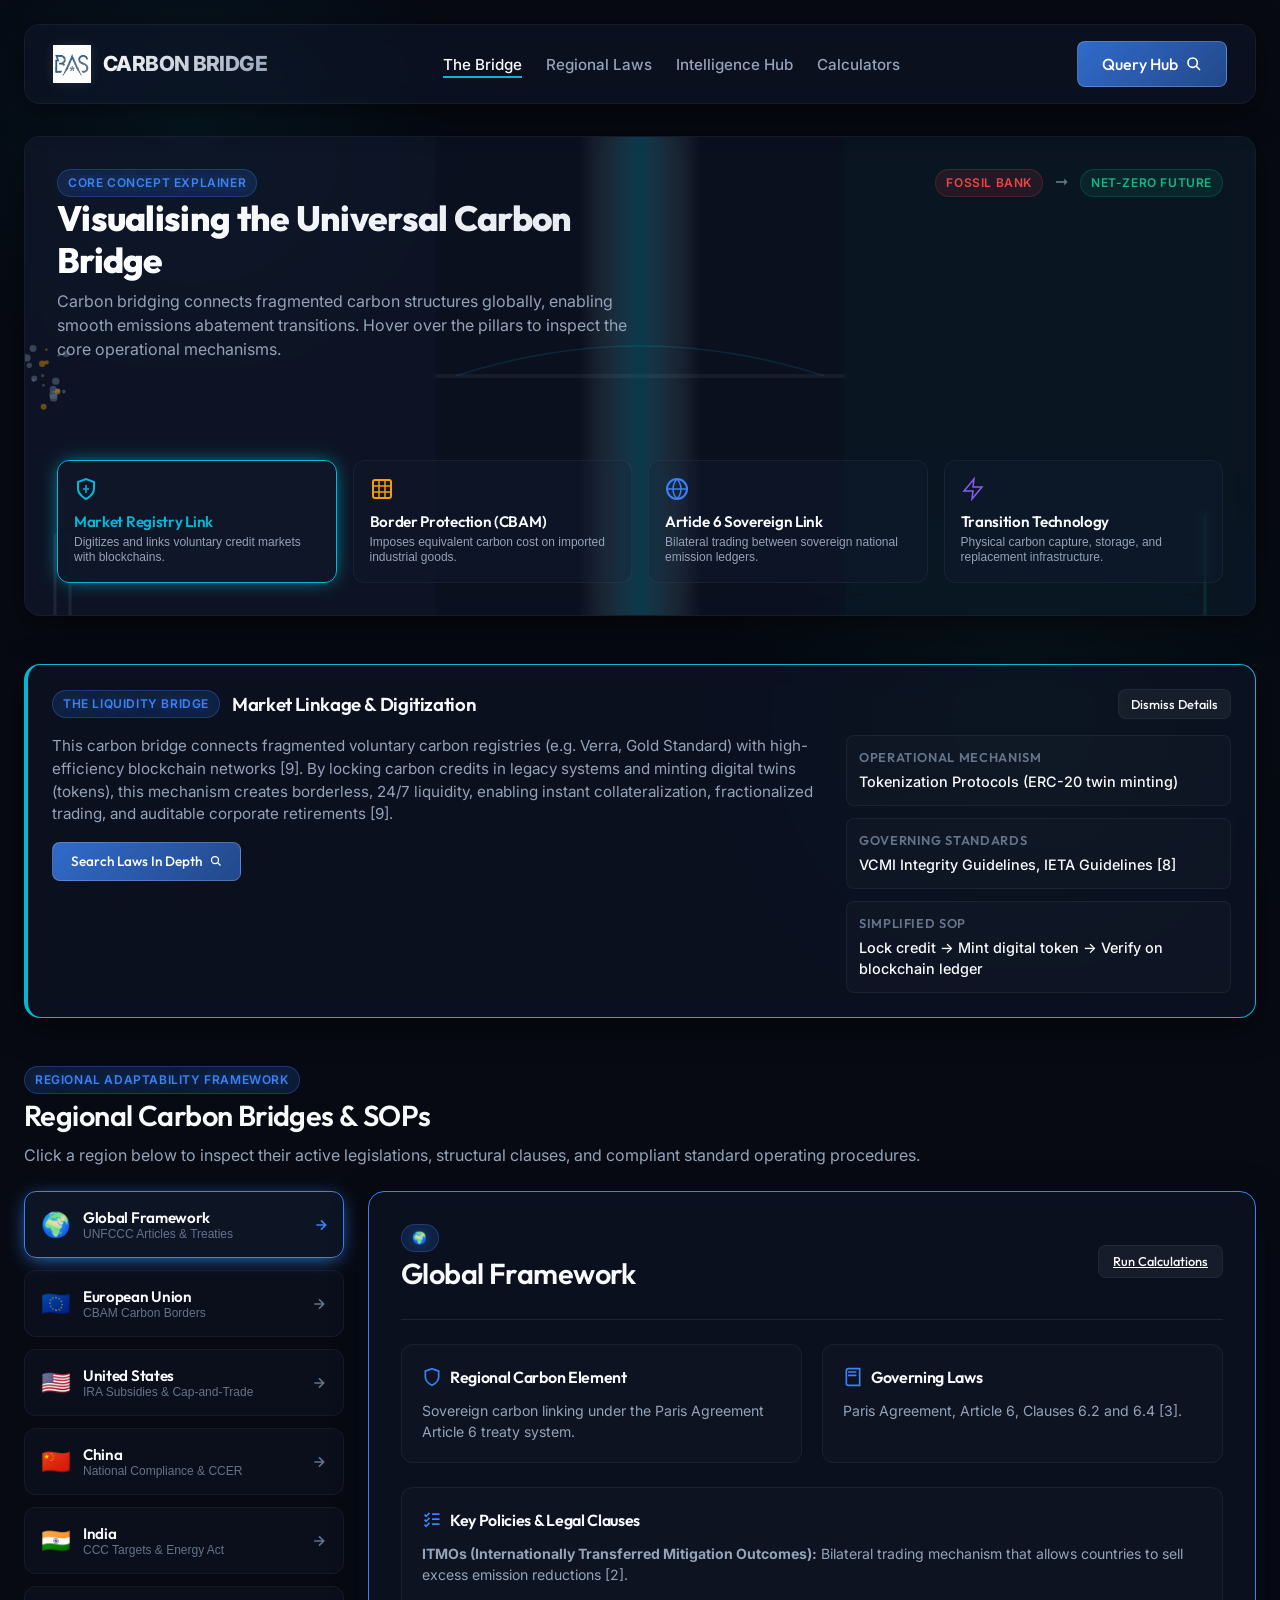
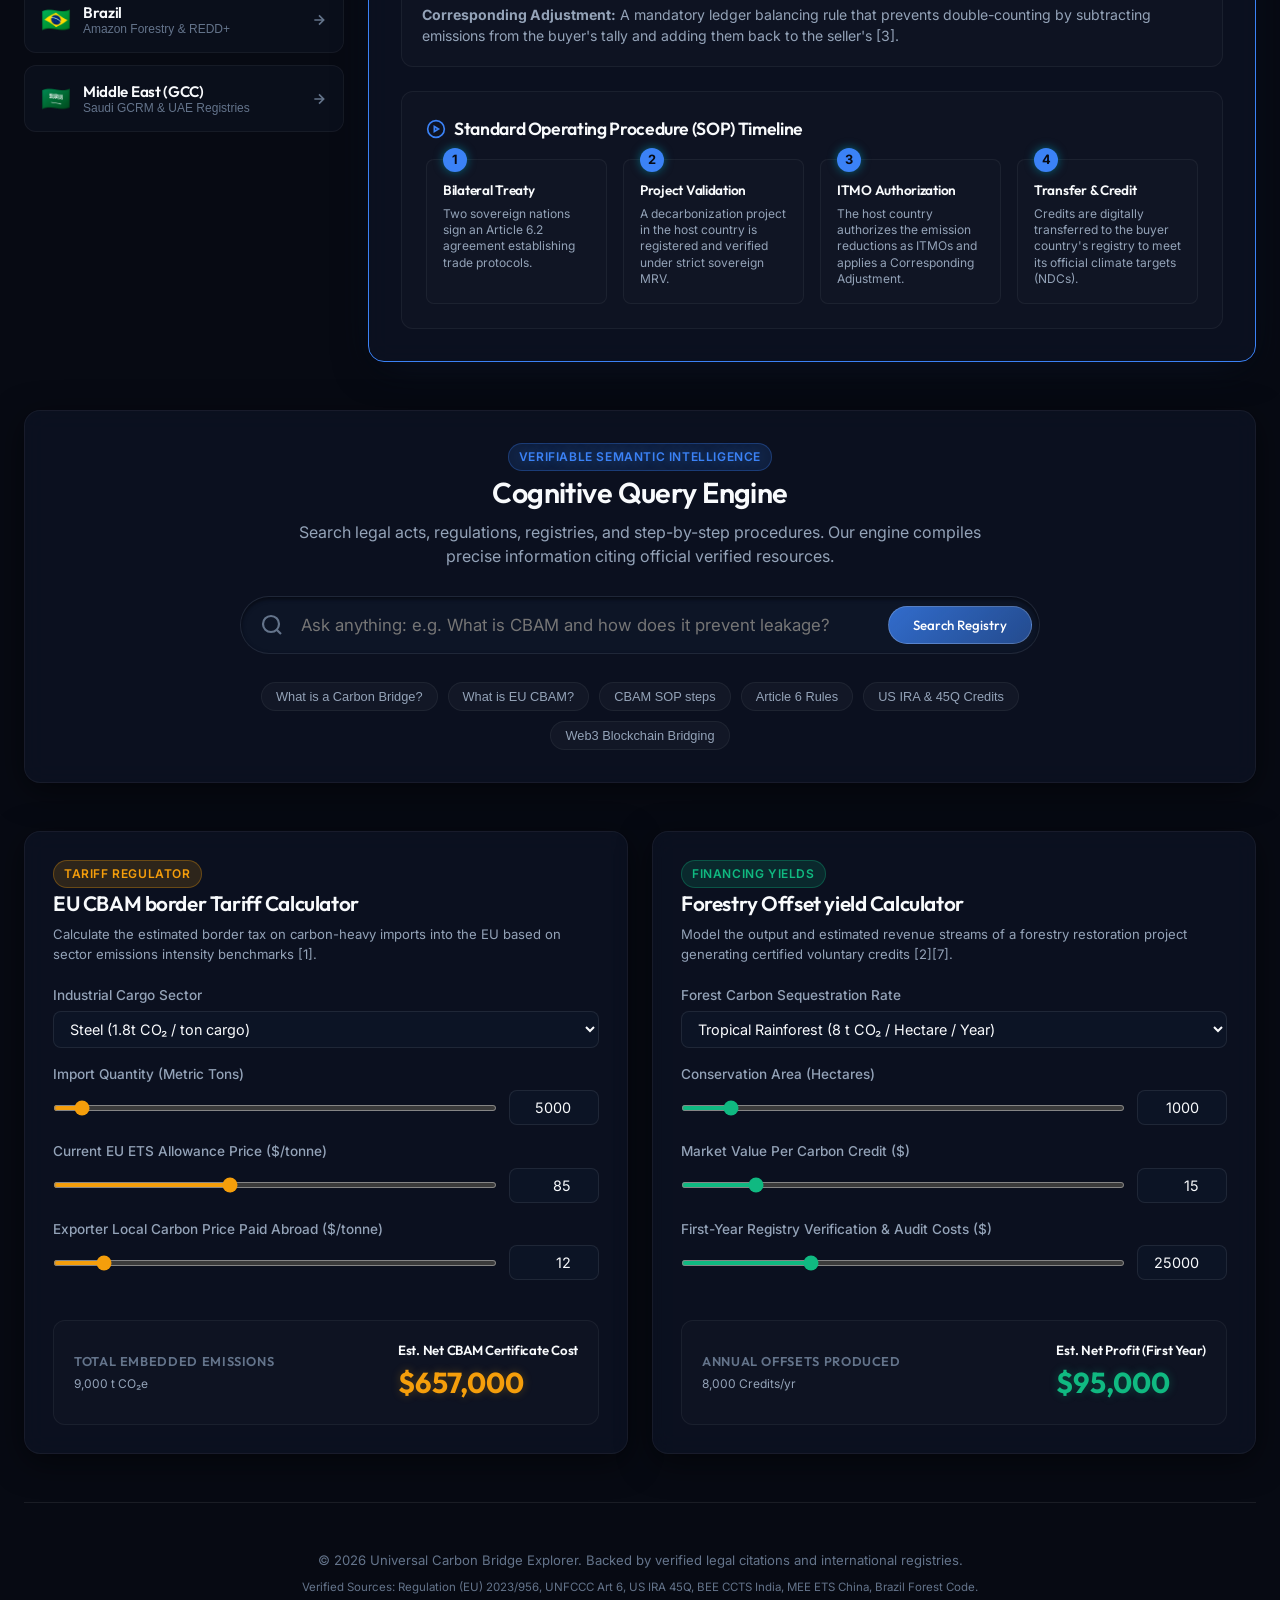
<file: index.html>
<!DOCTYPE html>
<html lang="en">
<head>
  <meta charset="UTF-8">
  <meta name="viewport" content="width=device-width, initial-scale=1.0">
  <title>Universal Carbon Bridge Explorer - Interactive Net-Zero Intelligence Hub</title>
  <meta name="description" content="An interactive, immersive guide explaining the Carbon Bridge mechanism globally and regionally, with rules, laws, SOPs, and citation-backed smart query console.">
  <link rel="icon" type="image/svg+xml" href="data:image/svg+xml,<svg xmlns=%22http://www.w3.org/2000/svg%22 viewBox=%220 0 100 100%22><circle cx=%2250%22 cy=%2250%22 r=%2246%22 fill=%22%230b1e36%22 stroke=%22%23d4af37%22 stroke-width=%225%22/><path d=%22M30,68 L50,30 L70,68%22 fill=%22none%22 stroke=%22%23d4af37%22 stroke-width=%226%22 stroke-linecap=%22round%22 stroke-linejoin=%22round%22/><path d=%22M25,50 C40,40 60,40 75,50%22 fill=%22none%22 stroke=%22%2306b6d4%22 stroke-width=%225%22 stroke-linecap=%22round%22/></svg>">
  <link rel="stylesheet" href="styles.css">
</head>
<body>

  <div class="app-container">
    
    <!-- Floating Header -->
    <header class="glass-card">
      <div class="logo-section">
        <img src="bas-logo.png" alt="Brahmastra Advisory Services Logo" class="brand-logo-img">
        <span class="logo-text">CARBON BRIDGE</span>
      </div>
      <nav>
        <ul>
          <li><a href="#active-bridge" class="active">The Bridge</a></li>
          <li><a href="#region-explorer">Regional Laws</a></li>
          <li><a href="#intelligence-hub">Intelligence Hub</a></li>
          <li><a href="#calculators">Calculators</a></li>
        </ul>
      </nav>
      <div>
        <a href="#intelligence-hub" class="glow-btn">
          <span>Query Hub</span>
          <svg width="16" height="16" viewBox="0 0 24 24" fill="none" stroke="currentColor" stroke-width="2.5"><path d="m21 21-6-6m2-5a7 7 0 1 1-14 0 7 7 0 0 1 14 0Z"/></svg>
        </a>
      </div>
    </header>

    <!-- MAIN BODY -->
    <main>

      <!-- SECTION 1: Active Carbon Bridge Visualizer -->
      <section id="active-bridge" class="hero-section">
        <div class="visualizer-card glass-card">
          
          <div class="visualizer-overlay-top">
            <div class="visualizer-header">
              <span class="badge glow-text">Core Concept Explainer</span>
              <h2>Visualising the Universal Carbon Bridge</h2>
              <p>Carbon bridging connects fragmented carbon structures globally, enabling smooth emissions abatement transitions. Hover over the pillars to inspect the core operational mechanisms.</p>
            </div>
            <div style="text-align: right; pointer-events: none;">
              <span class="badge" style="background: rgba(239, 68, 68, 0.1); color: var(--accent-danger); border-color: rgba(239, 68, 68, 0.2)">Fossil Bank</span>
              <span style="color: var(--text-muted); margin: 0 8px;">➞</span>
              <span class="badge" style="background: rgba(16, 185, 129, 0.1); color: var(--accent-green); border-color: rgba(16, 185, 129, 0.2)">Net-Zero Future</span>
            </div>
          </div>

          <!-- The Particle Canvas Animation -->
          <div class="canvas-wrapper">
            <canvas id="bridgeCanvas"></canvas>
          </div>

          <!-- Clickable/Hoverable Pillar controls -->
          <div class="pillars-overlay">
            
            <button class="pillar-trigger active" id="pillar-markets" style="--pillar-color: var(--accent-cyan)">
              <svg class="pillar-icon" viewBox="0 0 24 24" fill="none" stroke="currentColor"><path d="M12 22s8-4 8-10V5l-8-3-8 3v7c0 6 8 10 8 10Z"/><path d="M12 8v8M9 12h6" stroke-width="1.5"/></svg>
              <h4>Market Registry Link</h4>
              <p>Digitizes and links voluntary credit markets with blockchains.</p>
            </button>
            
            <button class="pillar-trigger" id="pillar-border" style="--pillar-color: var(--accent-gold)">
              <svg class="pillar-icon" viewBox="0 0 24 24" fill="none" stroke="currentColor"><rect x="3" y="3" width="18" height="18" rx="2" /><path d="M9 3v18M15 3v18M3 9h18M3 15h18" stroke-width="1.5"/></svg>
              <h4>Border Protection (CBAM)</h4>
              <p>Imposes equivalent carbon cost on imported industrial goods.</p>
            </button>
            
            <button class="pillar-trigger" id="pillar-sovereign" style="--pillar-color: var(--accent-blue)">
              <svg class="pillar-icon" viewBox="0 0 24 24" fill="none" stroke="currentColor"><path d="M12 2a10 10 0 1 0 10 10A10 10 0 0 0 12 2Z"/><path d="M12 2a15.3 15.3 0 0 1 4 10 15.3 15.3 0 0 1-4 10 15.3 15.3 0 0 1-4-10 15.3 15.3 0 0 1 4-10ZM2 12h20" stroke-width="1.5"/></svg>
              <h4>Article 6 Sovereign Link</h4>
              <p>Bilateral trading between sovereign national emission ledgers.</p>
            </button>
            
            <button class="pillar-trigger" id="pillar-transition" style="--pillar-color: var(--accent-purple)">
              <svg class="pillar-icon" viewBox="0 0 24 24" fill="none" stroke="currentColor"><path d="M13 2L3 14h9l-1 8 10-12h-9l1-8Z" stroke-width="1.5"/></svg>
              <h4>Transition Technology</h4>
              <p>Physical carbon capture, storage, and replacement infrastructure.</p>
            </button>
            
          </div>
        </div>
      </section>

      <!-- Expandable Pillar Details Modal / Panel -->
      <section id="pillar-details" class="pillar-details-panel">
        <div class="glass-card detail-card" id="detail-card-panel">
          <div class="detail-header">
            <div class="detail-header-text">
              <span class="badge glow-text" id="detail-subtitle">The Liquidity Bridge</span>
              <h3 id="detail-title">Market Linkage & Digitization</h3>
            </div>
            <button class="sec-btn" onclick="document.getElementById('pillar-details').style.display='none'" style="padding: 6px 12px; font-size: 0.8rem;">Dismiss Details</button>
          </div>
          <div class="detail-body">
            <div class="detail-desc">
              <p id="detail-desc-text">This carbon bridge connects fragmented voluntary carbon registries with high-efficiency blockchain networks, enabling 24/7 liquidity and public auditing.</p>
              <a href="#intelligence-hub" class="glow-btn" style="padding: 8px 18px; font-size: 0.85rem;">
                <span>Search Laws In Depth</span>
                <svg width="12" height="12" viewBox="0 0 24 24" fill="none" stroke="currentColor" stroke-width="2.5"><path d="m21 21-6-6m2-5a7 7 0 1 1-14 0 7 7 0 0 1 14 0Z"/></svg>
              </a>
            </div>
            <div class="detail-specs">
              <div class="spec-item">
                <h5>Operational Mechanism</h5>
                <p id="spec-mechanism">Tokenization Protocols (ERC-20 twin minting)</p>
              </div>
              <div class="spec-item">
                <h5>Governing Standards</h5>
                <p id="spec-global-law">VCMI Integrity Guidelines, IETA Guidelines</p>
              </div>
              <div class="spec-item">
                <h5>Simplified SOP</h5>
                <p id="spec-sop">Lock credit -> Mint digital token -> Verify on blockchain ledger</p>
              </div>
            </div>
          </div>
        </div>
      </section>


      <!-- SECTION 2: Interactive Region & Policy Explorer -->
      <section id="region-explorer" class="explorer-section">
        <div class="section-title-area">
          <span class="badge glow-text">Regional Adaptability Framework</span>
          <h2>Regional Carbon Bridges & SOPs</h2>
          <p>Click a region below to inspect their active legislations, structural clauses, and compliant standard operating procedures.</p>
        </div>

        <div class="region-layout">
          <!-- Sidebar: List of Regions -->
          <div class="region-sidebar">
            
            <button class="region-btn active" id="region-btn-global" style="--region-color: var(--accent-blue); --region-color-rgb: 59, 130, 246">
              <div class="region-btn-info">
                <span class="region-flag">🌍</span>
                <div class="region-name-wrap">
                  <h4>Global Framework</h4>
                  <p>UNFCCC Articles & Treaties</p>
                </div>
              </div>
              <svg class="region-arrow" viewBox="0 0 24 24" fill="none" stroke="currentColor"><path d="M5 12h14M12 5l7 7-7 7"/></svg>
            </button>
            
            <button class="region-btn" id="region-btn-eu" style="--region-color: var(--accent-cyan); --region-color-rgb: 6, 182, 212">
              <div class="region-btn-info">
                <span class="region-flag">🇪🇺</span>
                <div class="region-name-wrap">
                  <h4>European Union</h4>
                  <p>CBAM Carbon Borders</p>
                </div>
              </div>
              <svg class="region-arrow" viewBox="0 0 24 24" fill="none" stroke="currentColor"><path d="M5 12h14M12 5l7 7-7 7"/></svg>
            </button>
            
            <button class="region-btn" id="region-btn-us" style="--region-color: var(--accent-blue); --region-color-rgb: 59, 130, 246">
              <div class="region-btn-info">
                <span class="region-flag">🇺🇸</span>
                <div class="region-name-wrap">
                  <h4>United States</h4>
                  <p>IRA Subsidies & Cap-and-Trade</p>
                </div>
              </div>
              <svg class="region-arrow" viewBox="0 0 24 24" fill="none" stroke="currentColor"><path d="M5 12h14M12 5l7 7-7 7"/></svg>
            </button>
            
            <button class="region-btn" id="region-btn-china" style="--region-color: var(--accent-gold); --region-color-rgb: 245, 158, 11">
              <div class="region-btn-info">
                <span class="region-flag">🇨🇳</span>
                <div class="region-name-wrap">
                  <h4>China</h4>
                  <p>National Compliance & CCER</p>
                </div>
              </div>
              <svg class="region-arrow" viewBox="0 0 24 24" fill="none" stroke="currentColor"><path d="M5 12h14M12 5l7 7-7 7"/></svg>
            </button>

            <button class="region-btn" id="region-btn-india" style="--region-color: var(--accent-purple); --region-color-rgb: 139, 92, 246">
              <div class="region-btn-info">
                <span class="region-flag">🇮🇳</span>
                <div class="region-name-wrap">
                  <h4>India</h4>
                  <p>CCC Targets & Energy Act</p>
                </div>
              </div>
              <svg class="region-arrow" viewBox="0 0 24 24" fill="none" stroke="currentColor"><path d="M5 12h14M12 5l7 7-7 7"/></svg>
            </button>

            <button class="region-btn" id="region-btn-brazil" style="--region-color: var(--accent-green); --region-color-rgb: 16, 185, 129">
              <div class="region-btn-info">
                <span class="region-flag">🇧🇷</span>
                <div class="region-name-wrap">
                  <h4>Brazil</h4>
                  <p>Amazon Forestry & REDD+</p>
                </div>
              </div>
              <svg class="region-arrow" viewBox="0 0 24 24" fill="none" stroke="currentColor"><path d="M5 12h14M12 5l7 7-7 7"/></svg>
            </button>

            <button class="region-btn" id="region-btn-gcc" style="--region-color: #d4af37; --region-color-rgb: 212, 175, 55">
              <div class="region-btn-info">
                <span class="region-flag">🇸🇦</span>
                <div class="region-name-wrap">
                  <h4>Middle East (GCC)</h4>
                  <p>Saudi GCRM & UAE Registries</p>
                </div>
              </div>
              <svg class="region-arrow" viewBox="0 0 24 24" fill="none" stroke="currentColor"><path d="M5 12h14M12 5l7 7-7 7"/></svg>
            </button>
            
          </div>

          <!-- Viewport: Active region dashboard -->
          <div class="region-dashboard glass-card" id="region-dashboard-panel" style="--region-color: var(--accent-blue)">
            <div class="region-header">
              <div class="region-header-title">
                <span class="badge glow-text" id="region-active-flag">🌍</span>
                <h3 id="region-active-name">Global Framework</h3>
              </div>
              <a href="#calculators" class="sec-btn" style="padding: 6px 14px; font-size: 0.8rem;">Run Calculations</a>
            </div>

            <div class="region-grid">
              
              <div class="grid-card">
                <h4>
                  <svg class="grid-card-icon" viewBox="0 0 24 24" fill="none" stroke="currentColor"><path d="M12 22s8-4 8-10V5l-8-3-8 3v7c0 6 8 10 8 10Z"/></svg>
                  <span>Regional Carbon Element</span>
                </h4>
                <p id="region-element">Sovereign carbon linking under the Paris Agreement Article 6 treaty system.</p>
              </div>
              
              <div class="grid-card">
                <h4>
                  <svg class="grid-card-icon" viewBox="0 0 24 24" fill="none" stroke="currentColor"><path d="M4 19.5v-15A2.5 2.5 0 0 1 6.5 2H20v20H6.5a2.5 2.5 0 0 1-2.5-2.5Z"/><path d="M6 6h10M6 10h10"/></svg>
                  <span>Governing Laws</span>
                </h4>
                <p id="region-laws">Paris Agreement, Article 6, Clauses 6.2 and 6.4 [3].</p>
              </div>

            </div>

            <!-- Specific Legal Clauses -->
            <div class="grid-card" style="margin-bottom: 24px;">
              <h4>
                <svg class="grid-card-icon" viewBox="0 0 24 24" fill="none" stroke="currentColor"><path d="M12 11h9M12 5h9M12 17h9M3 5.5l2 2 4-4M3 11.5l2 2 4-4M3 17.5l2 2 4-4"/></svg>
                <span>Key Policies & Legal Clauses</span>
              </h4>
              <p id="region-clauses">
                <strong>ITMOs (Internationally Transferred Mitigation Outcomes):</strong> Bilateral trading mechanism that allows countries to sell excess emission reductions.<br><br>
                <strong>Corresponding Adjustment:</strong> A mandatory ledger balancing rule that prevents double-counting by subtracting emissions from the buyer's tally and adding them back to the seller's.
              </p>
            </div>

            <!-- Compliant SOP Step Flow -->
            <div class="sop-box">
              <h4>
                <svg class="grid-card-icon" viewBox="0 0 24 24" fill="none" stroke="currentColor"><circle cx="12" cy="12" r="10"/><path d="m10 15 5-3-5-3v6Z"/></svg>
                <span>Standard Operating Procedure (SOP) Timeline</span>
              </h4>
              <div class="timeline" id="sop-timeline">
                
                <div class="timeline-step">
                  <div class="step-num">1</div>
                  <h5>Bilateral Treaty</h5>
                  <p>Two sovereign nations sign an Article 6.2 agreement establishing trade protocols.</p>
                </div>
                
                <div class="timeline-step">
                  <div class="step-num">2</div>
                  <h5>Project Validation</h5>
                  <p>A decarbonization project in the host country is registered and verified under strict sovereign MRV.</p>
                </div>
                
                <div class="timeline-step">
                  <div class="step-num">3</div>
                  <h5>ITMO Authorization</h5>
                  <p>The host country authorizes the emission reductions as ITMOs and applies a Corresponding Adjustment.</p>
                </div>
                
                <div class="timeline-step">
                  <div class="step-num">4</div>
                  <h5>Transfer & Credit</h5>
                  <p>Credits are digitally transferred to the buyer country's registry to meet its official climate targets (NDCs).</p>
                </div>

              </div>
            </div>

          </div>
        </div>
      </section>


      <!-- SECTION 3: Smart Citation Query Engine -->
      <section id="intelligence-hub" class="search-section">
        <div class="search-card glass-card">
          <div class="section-title-area" style="text-align: center; max-width: 700px; margin: 0 auto 28px;">
            <span class="badge glow-text">Verifiable Semantic Intelligence</span>
            <h2>Cognitive Query Engine</h2>
            <p>Search legal acts, regulations, registries, and step-by-step procedures. Our engine compiles precise information citing official verified resources.</p>
          </div>

          <!-- Search Console Bar -->
          <div class="search-box-wrapper">
            <svg class="search-input-icon" viewBox="0 0 24 24" fill="none" stroke="currentColor"><circle cx="11" cy="11" r="8"/><path d="m21 21-4.3-4.3"/></svg>
            <input type="text" class="search-input" id="smart-search-bar" placeholder="Ask anything: e.g. What is CBAM and how does it prevent leakage?">
            <button class="glow-btn search-btn-inside" id="smart-search-btn">
              <span>Search Registry</span>
            </button>
          </div>

          <!-- Suggested Prompt tags -->
          <div class="suggestions-grid">
            <button class="tag-btn" data-query="What exactly is a Carbon Bridge?">What is a Carbon Bridge?</button>
            <button class="tag-btn" data-query="What are the rules and objectives of the EU Carbon Border Adjustment Mechanism (CBAM)?">What is EU CBAM?</button>
            <button class="tag-btn" data-query="What is the step-by-step SOP for an importer to comply with EU CBAM?">CBAM SOP steps</button>
            <button class="tag-btn" data-query="How do sovereign countries bridge emissions using Article 6 of the Paris Agreement?">Article 6 Rules</button>
            <button class="tag-btn" data-query="What rules govern the Carbon Bridge in the United States?">US IRA & 45Q Credits</button>
            <button class="tag-btn" data-query="How does digital token carbon bridging work?">Web3 Blockchain Bridging</button>
          </div>

          <!-- Outputs Panel (dynamically populated) -->
          <div class="results-wrapper" id="search-results-area">
            <!-- Populated via search-engine.js -->
          </div>

        </div>
      </section>


      <!-- SECTION 4: Interactive Financial Calculators -->
      <section id="calculators" class="calculator-section">
        
        <!-- Calculator 1: EU CBAM Import Tariff -->
        <div class="calc-card glass-card" style="--accent-active: var(--accent-gold); --accent-active-rgb: 245, 158, 11;">
          <div class="calc-title">
            <span class="badge" style="background: rgba(245, 158, 11, 0.15); color: var(--accent-gold); border-color: rgba(245, 158, 11, 0.3)">Tariff Regulator</span>
            <h3>EU CBAM border Tariff Calculator</h3>
            <p>Calculate the estimated border tax on carbon-heavy imports into the EU based on sector emissions intensity benchmarks [1].</p>
          </div>

          <div class="calc-form">
            <div class="form-group">
              <label for="cbam-sector">Industrial Cargo Sector</label>
              <select class="calc-select" id="cbam-sector">
                <option value="steel">Steel (1.8t CO₂ / ton cargo)</option>
                <option value="cement">Cement (0.9t CO₂ / ton cargo)</option>
                <option value="aluminum">Aluminum (4.5t CO₂ / ton cargo)</option>
                <option value="fertilizer">Fertilizer (2.1t CO₂ / ton cargo)</option>
                <option value="hydrogen">Hydrogen (9.0t CO₂ / ton cargo)</option>
                <option value="electricity">Electricity (0.4t CO₂ / MWh)</option>
              </select>
            </div>

            <div class="form-group">
              <label for="cbam-quantity">Import Quantity (Metric Tons)</label>
              <div class="form-input-row">
                <input type="range" class="calc-range" id="cbam-quantity-range" min="1" max="100000" step="50" value="5000">
                <input type="number" class="calc-num" id="cbam-quantity" min="1" value="5000">
              </div>
            </div>

            <div class="form-group">
              <label for="cbam-ets">Current EU ETS Allowance Price ($/tonne)</label>
              <div class="form-input-row">
                <input type="range" class="calc-range" id="cbam-ets-range" min="10" max="200" step="1" value="85">
                <input type="number" class="calc-num" id="cbam-ets" min="10" value="85">
              </div>
            </div>

            <div class="form-group">
              <label for="cbam-local">Exporter Local Carbon Price Paid Abroad ($/tonne)</label>
              <div class="form-input-row">
                <input type="range" class="calc-range" id="cbam-local-range" min="0" max="120" step="1" value="12">
                <input type="number" class="calc-num" id="cbam-local" min="0" value="12">
              </div>
            </div>

            <div class="calc-output">
              <div class="calc-output-labels">
                <h5>Total Embedded Emissions</h5>
                <p id="cbam-calc-emissions">9,000 t CO₂e</p>
              </div>
              <div>
                <h5>Est. Net CBAM Certificate Cost</h5>
                <div class="calc-value" id="cbam-calc-tariff">$657,000</div>
              </div>
            </div>

          </div>
        </div>

        <!-- Calculator 2: Nature Offset Credit Yields -->
        <div class="calc-card glass-card" style="--accent-active: var(--accent-green); --accent-active-rgb: 16, 185, 129;">
          <div class="calc-title">
            <span class="badge" style="background: rgba(16, 185, 129, 0.15); color: var(--accent-green); border-color: rgba(16, 185, 129, 0.3)">Financing Yields</span>
            <h3>Forestry Offset yield Calculator</h3>
            <p>Model the output and estimated revenue streams of a forestry restoration project generating certified voluntary credits [2][7].</p>
          </div>

          <div class="calc-form">
            <div class="form-group">
              <label for="offset-rate">Forest Carbon Sequestration Rate</label>
              <select class="calc-select" id="offset-rate">
                <option value="8">Tropical Rainforest (8 t CO₂ / Hectare / Year)</option>
                <option value="5">Temperate Woodlands (5 t CO₂ / Hectare / Year)</option>
                <option value="3.5">Boreal Pines (3.5 t CO₂ / Hectare / Year)</option>
                <option value="12">Afforestation & Bamboo (12 t CO₂ / Hectare / Year)</option>
              </select>
            </div>

            <div class="form-group">
              <label for="offset-area">Conservation Area (Hectares)</label>
              <div class="form-input-row">
                <input type="range" class="calc-range" id="offset-area-range" min="10" max="10000" step="10" value="1000">
                <input type="number" class="calc-num" id="offset-area" min="10" value="1000">
              </div>
            </div>

            <div class="form-group">
              <label for="offset-price">Market Value Per Carbon Credit ($)</label>
              <div class="form-input-row">
                <input type="range" class="calc-range" id="offset-price-range" min="3" max="80" step="0.5" value="15">
                <input type="number" class="calc-num" id="offset-price" min="3" value="15">
              </div>
            </div>

            <div class="form-group">
              <label for="offset-audit">First-Year Registry Verification & Audit Costs ($)</label>
              <div class="form-input-row">
                <input type="range" class="calc-range" id="offset-audit-range" min="5000" max="75000" step="1000" value="25000">
                <input type="number" class="calc-num" id="offset-audit" min="5000" value="25000">
              </div>
            </div>

            <div class="calc-output">
              <div class="calc-output-labels">
                <h5>Annual Offsets Produced</h5>
                <p id="offset-calc-credits">8,000 Credits/yr</p>
              </div>
              <div>
                <h5>Est. Net Profit (First Year)</h5>
                <div class="calc-value" id="offset-calc-revenue" style="color: var(--accent-green)">$95,000</div>
              </div>
            </div>

          </div>
        </div>

      </section>

    </main>

    <!-- FOOTER -->
    <footer>
      <p>© 2026 Universal Carbon Bridge Explorer. Backed by verified legal citations and international registries.</p>
      <p style="font-size: 0.72rem; margin-top: 8px; color: var(--text-muted)">Verified Sources: Regulation (EU) 2023/956, UNFCCC Art 6, US IRA 45Q, BEE CCTS India, MEE ETS China, Brazil Forest Code.</p>
    </footer>

  </div>

  <!-- SCRIPT LOADING -->
  <script src="search-engine.js"></script>
  <script src="app.js"></script>

</body>
</html>
</file>
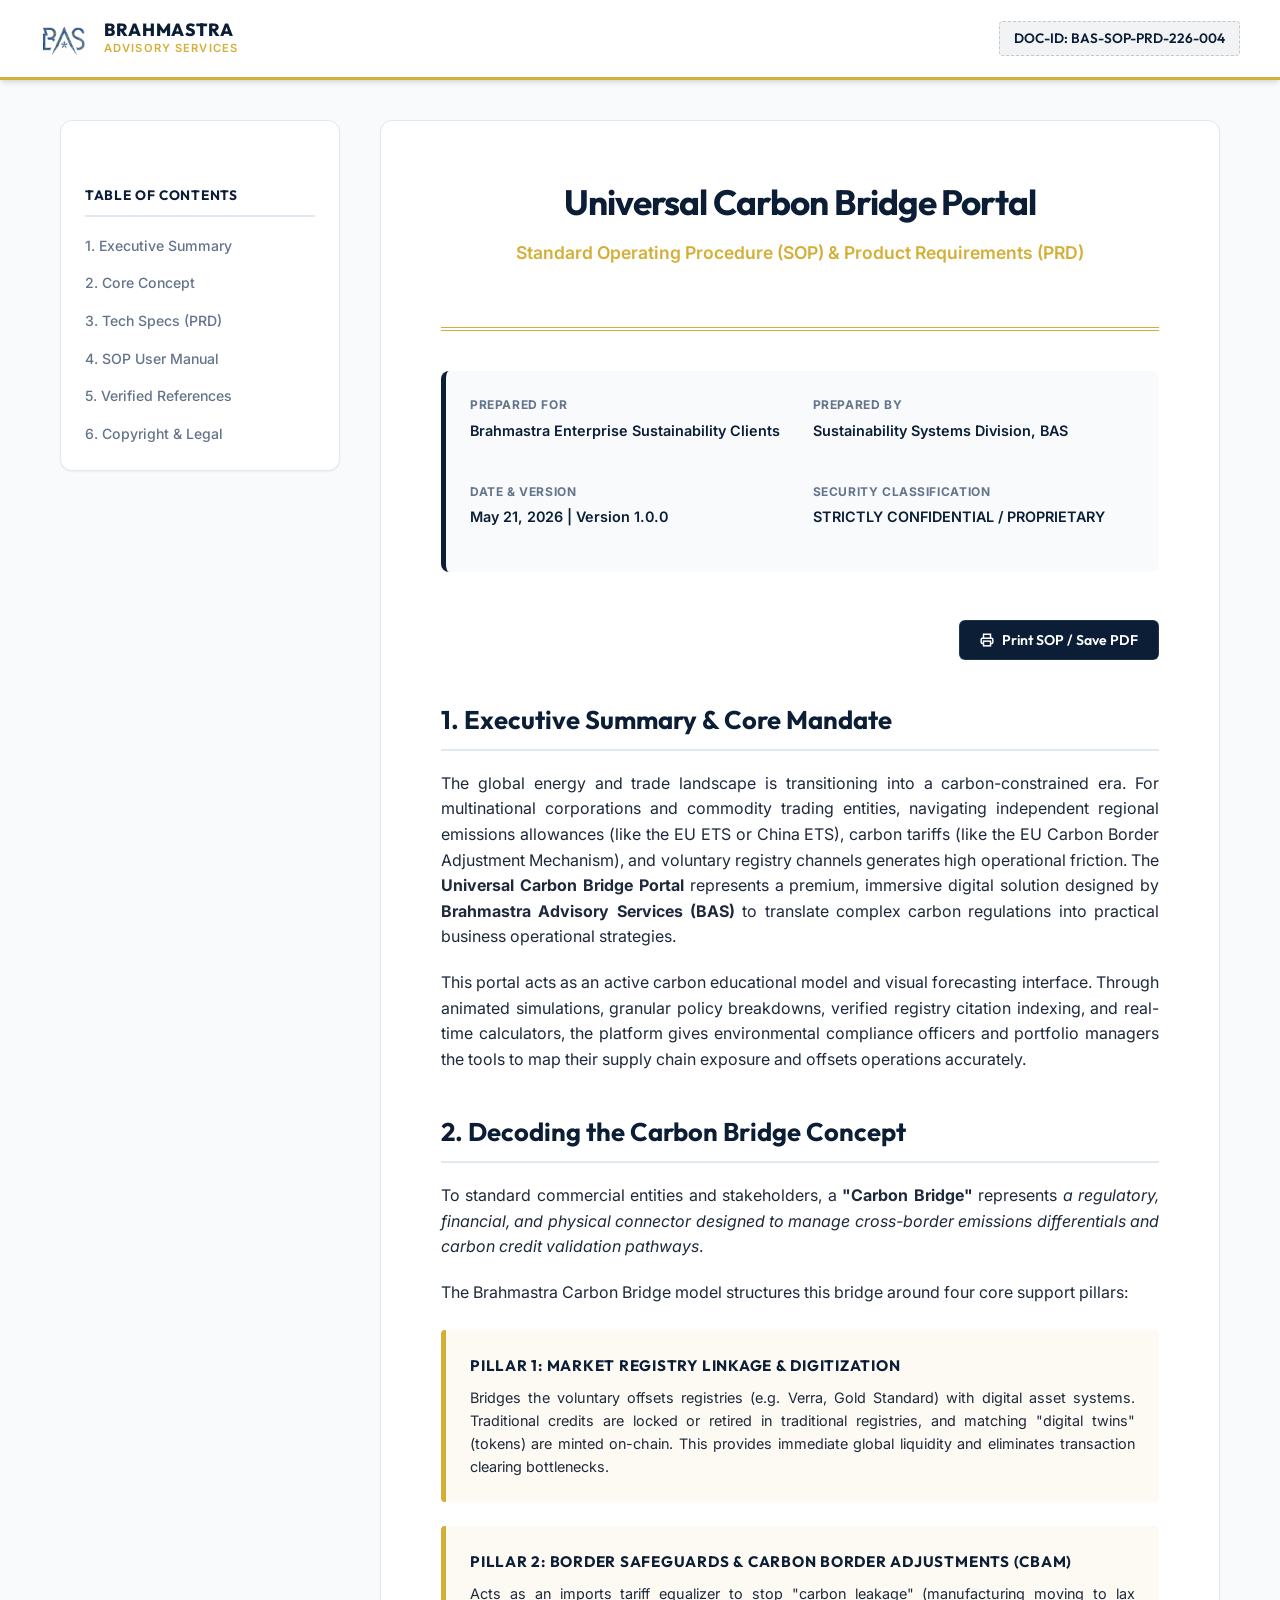
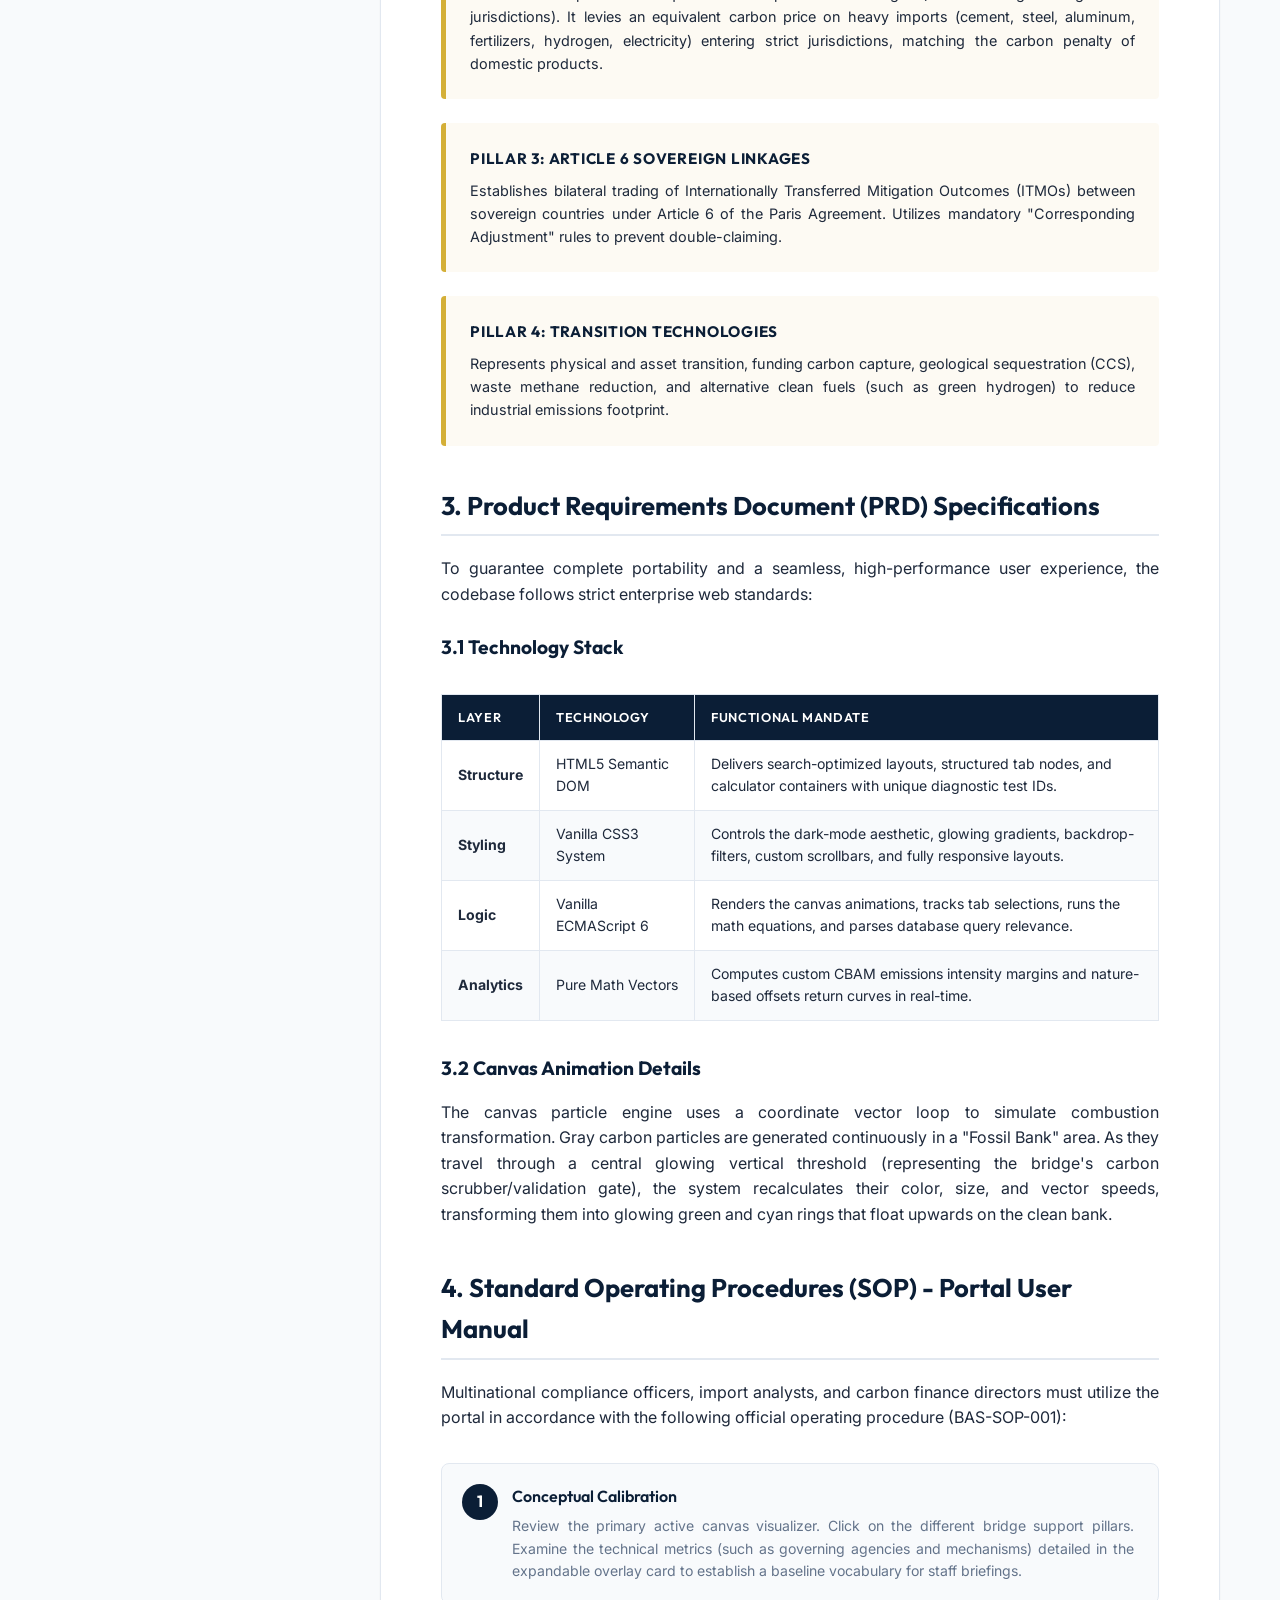
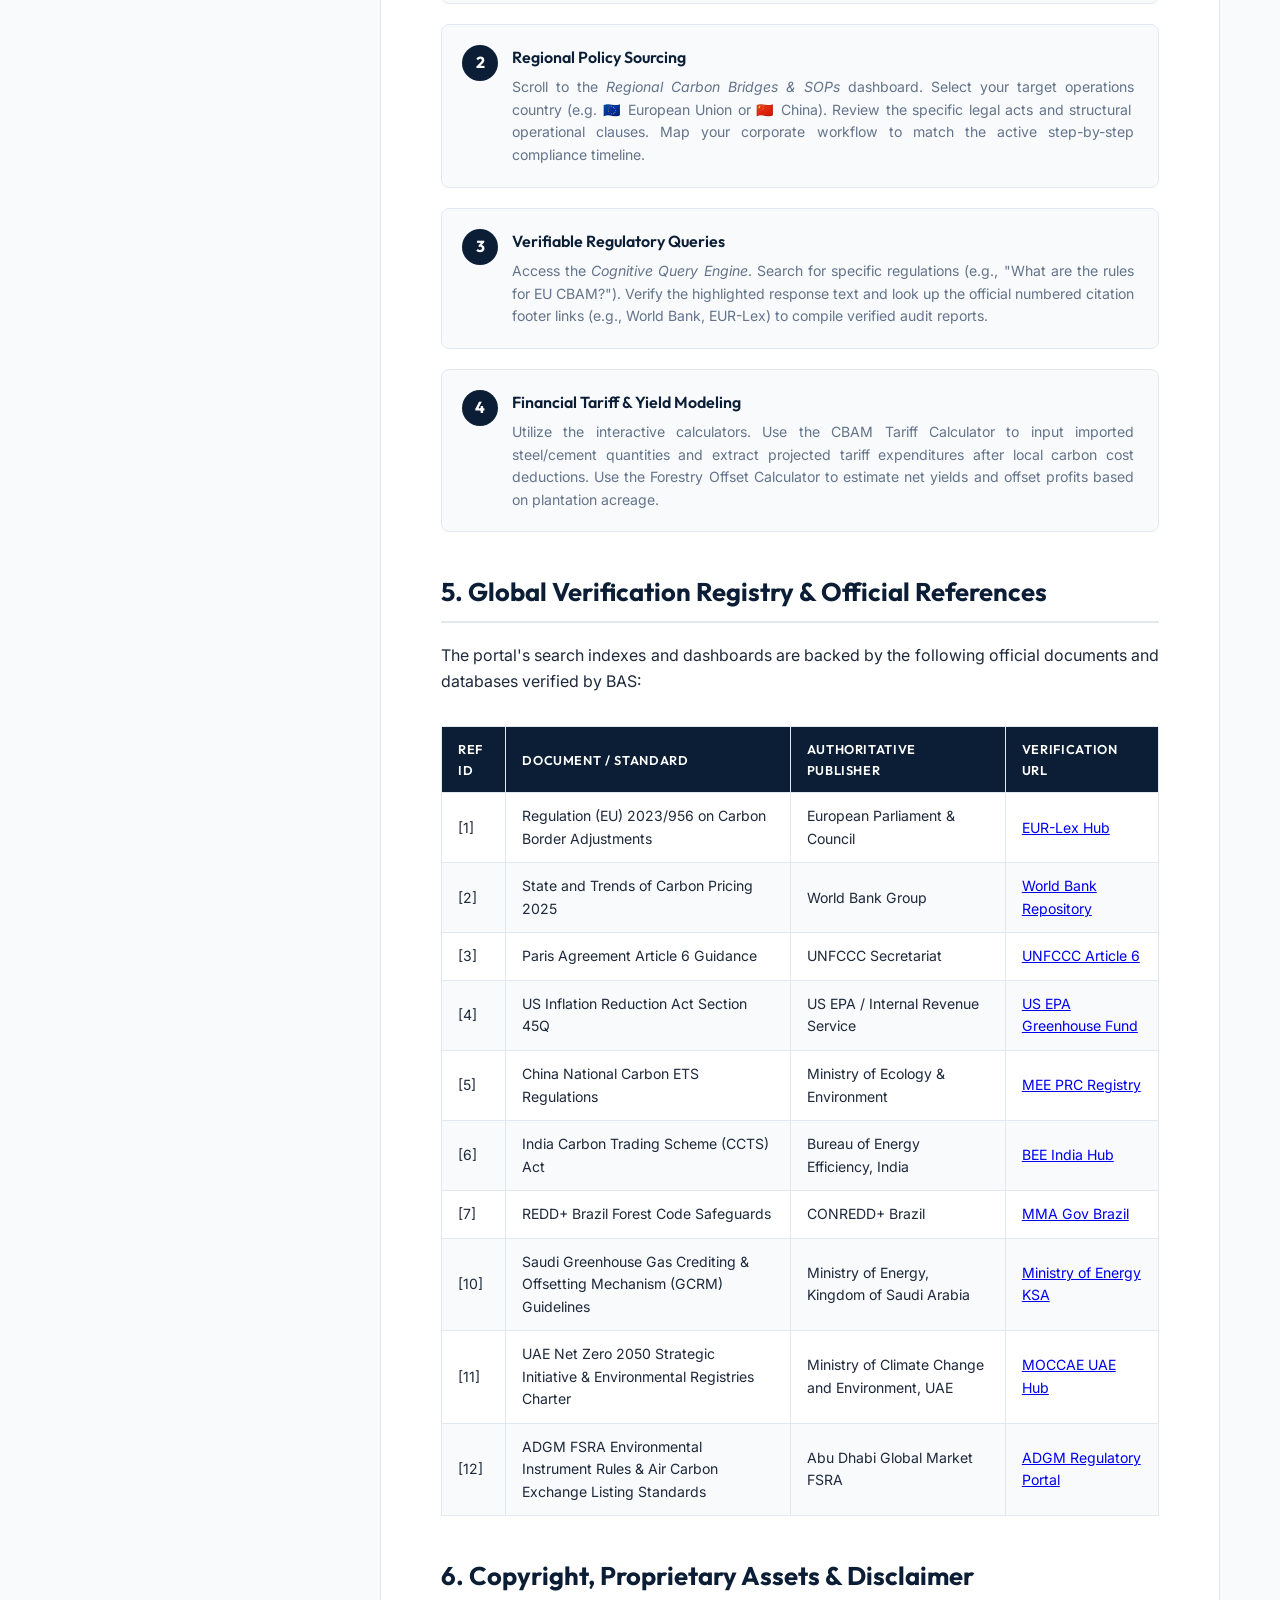
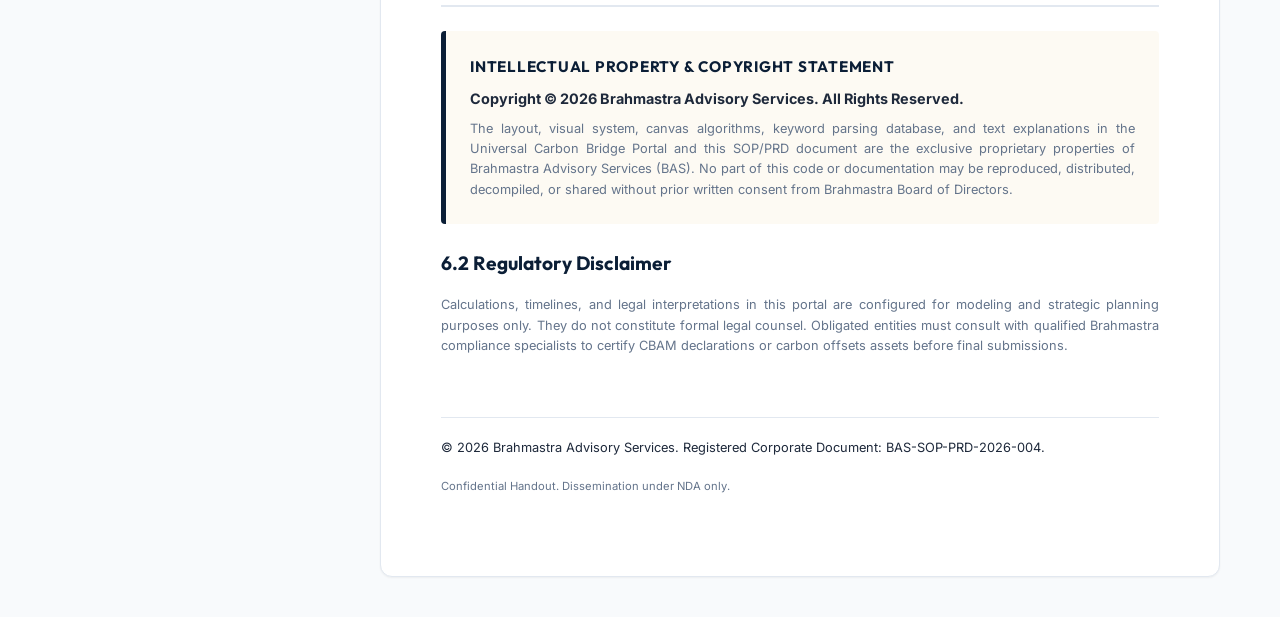
<file: sop.html>
<!DOCTYPE html>
<html lang="en">
<head>
  <meta charset="UTF-8">
  <meta name="viewport" content="width=device-width, initial-scale=1.0">
  <title>SOP & PRD: Universal Carbon Bridge Portal - Brahmastra Advisory Services</title>
  <link rel="icon" type="image/svg+xml" href="data:image/svg+xml,<svg xmlns=%22http://www.w3.org/2000/svg%22 viewBox=%220 0 100 100%22><circle cx=%2250%22 cy=%2250%22 r=%2246%22 fill=%22%230b1e36%22 stroke=%22%23d4af37%22 stroke-width=%225%22/><path d=%22M30,68 L50,30 L70,68%22 fill=%22none%22 stroke=%22%23d4af37%22 stroke-width=%226%22 stroke-linecap=%22round%22 stroke-linejoin=%22round%22/><path d=%22M25,50 C40,40 60,40 75,50%22 fill=%22none%22 stroke=%22%2306b6d4%22 stroke-width=%225%22 stroke-linecap=%22round%22/></svg>">
  <link rel="stylesheet" href="https://fonts.googleapis.com/css2?family=Inter:wght@300;400;500;600;700&family=Outfit:wght@300;400;500;600;700;800&display=swap">
  <style>
    :root {
      --primary-color: #0b1e36; /* Brahmastra Corporate Deep Navy */
      --secondary-color: #d4af37; /* Enterprise Elegant Gold */
      --text-dark: #1e293b;
      --text-light: #64748b;
      --bg-light: #f8fafc;
      --border-color: #e2e8f0;
      --shadow-sm: 0 1px 2px 0 rgba(0, 0, 0, 0.05);
      --shadow-md: 0 4px 6px -1px rgba(0, 0, 0, 0.1), 0 2px 4px -1px rgba(0, 0, 0, 0.06);
    }

    * {
      margin: 0;
      padding: 0;
      box-sizing: border-box;
    }

    body {
      font-family: 'Inter', sans-serif;
      color: var(--text-dark);
      background-color: var(--bg-light);
      line-height: 1.6;
      padding-top: 80px;
    }

    /* Fixed Branded Top Bar */
    .top-bar {
      position: fixed;
      top: 0;
      left: 0;
      width: 100%;
      height: 80px;
      background: white;
      border-bottom: 3px solid var(--secondary-color);
      box-shadow: var(--shadow-md);
      z-index: 1000;
      display: flex;
      justify-content: space-between;
      align-items: center;
      padding: 0 40px;
    }

    .brand-logo-container {
      display: flex;
      align-items: center;
      gap: 16px;
    }

    .brand-logo-img {
      height: 48px;
      width: auto;
      object-fit: contain;
    }

    .brand-title {
      font-family: 'Outfit', sans-serif;
      font-size: 1.1rem;
      font-weight: 800;
      color: var(--primary-color);
      letter-spacing: 0.05em;
      line-height: 1.2;
    }

    .brand-subtitle {
      font-size: 0.7rem;
      color: var(--secondary-color);
      font-weight: 600;
      text-transform: uppercase;
      letter-spacing: 0.1em;
    }

    .doc-identifier {
      font-family: 'Outfit', sans-serif;
      font-size: 0.85rem;
      font-weight: 600;
      background: rgba(11, 30, 54, 0.05);
      color: var(--primary-color);
      padding: 6px 14px;
      border-radius: 4px;
      border: 1px dashed rgba(11, 30, 54, 0.2);
    }

    /* Layout structure */
    .doc-layout {
      max-width: 1200px;
      margin: 40px auto;
      display: grid;
      grid-template-columns: 280px 1fr;
      gap: 40px;
      padding: 0 20px;
    }

    @media (max-width: 992px) {
      .doc-layout {
        grid-template-columns: 1fr;
      }
      .toc-sidebar {
        display: none;
      }
    }

    /* Sticky Sidebar Navigation */
    .toc-sidebar {
      position: sticky;
      top: 120px;
      height: fit-content;
      background: white;
      border: 1px solid var(--border-color);
      border-radius: 12px;
      padding: 24px;
      box-shadow: var(--shadow-sm);
    }

    .toc-sidebar h4 {
      font-family: 'Outfit', sans-serif;
      color: var(--primary-color);
      margin-bottom: 16px;
      padding-bottom: 8px;
      border-bottom: 2px solid var(--border-color);
      text-transform: uppercase;
      font-size: 0.85rem;
      letter-spacing: 0.05em;
    }

    .toc-list {
      list-style: none;
      display: flex;
      flex-direction: column;
      gap: 12px;
    }

    .toc-list a {
      color: var(--text-light);
      text-decoration: none;
      font-size: 0.88rem;
      font-weight: 500;
      transition: color 0.2s ease;
    }

    .toc-list a:hover {
      color: var(--primary-color);
    }

    /* Content Area */
    .content-area {
      background: white;
      border: 1px solid var(--border-color);
      border-radius: 12px;
      padding: 60px;
      box-shadow: var(--shadow-sm);
    }

    /* Cover Page Elements */
    .cover-header {
      border-bottom: 4px double var(--secondary-color);
      padding-bottom: 40px;
      margin-bottom: 40px;
      text-align: center;
    }

    .cover-meta {
      display: grid;
      grid-template-columns: repeat(2, 1fr);
      gap: 20px;
      background: var(--bg-light);
      padding: 24px;
      border-radius: 8px;
      border-left: 5px solid var(--primary-color);
      margin-bottom: 48px;
    }

    .meta-item h5 {
      font-size: 0.75rem;
      color: var(--text-light);
      text-transform: uppercase;
      margin-bottom: 4px;
      letter-spacing: 0.05em;
    }

    .meta-item p {
      font-weight: 600;
      color: var(--primary-color);
      font-size: 0.9rem;
    }

    /* Headings styling */
    h1, h2, h3, h4 {
      font-family: 'Outfit', sans-serif;
      color: var(--primary-color);
      font-weight: 700;
      margin-top: 40px;
      margin-bottom: 16px;
    }

    h1 {
      font-size: 2.2rem;
      line-height: 1.2;
      letter-spacing: -0.03em;
    }

    h2 {
      font-size: 1.6rem;
      border-bottom: 2px solid var(--border-color);
      padding-bottom: 8px;
      margin-bottom: 20px;
    }

    h3 {
      font-size: 1.2rem;
      margin-top: 24px;
    }

    p {
      margin-bottom: 20px;
      color: var(--text-dark);
      text-align: justify;
    }

    /* Table styling */
    table {
      width: 100%;
      border-collapse: collapse;
      margin: 32px 0;
      font-size: 0.88rem;
    }

    th, td {
      border: 1px solid var(--border-color);
      padding: 12px 16px;
      text-align: left;
    }

    th {
      background-color: var(--primary-color);
      color: white;
      font-family: 'Outfit', sans-serif;
      font-weight: 600;
      text-transform: uppercase;
      font-size: 0.8rem;
      letter-spacing: 0.05em;
    }

    tr:nth-child(even) {
      background-color: var(--bg-light);
    }

    /* Callout styling */
    .callout {
      background-color: rgba(212, 175, 55, 0.06);
      border-left: 5px solid var(--secondary-color);
      padding: 24px;
      border-radius: 4px;
      margin: 24px 0;
    }

    .callout h5 {
      font-family: 'Outfit', sans-serif;
      color: var(--primary-color);
      font-size: 0.95rem;
      font-weight: 700;
      margin-bottom: 8px;
      text-transform: uppercase;
      letter-spacing: 0.05em;
    }

    .callout p {
      margin-bottom: 0;
      font-size: 0.9rem;
    }

    /* SOP Steps flow layout */
    .sop-steps-timeline {
      display: flex;
      flex-direction: column;
      gap: 20px;
      margin: 32px 0;
    }

    .sop-step-item {
      background: var(--bg-light);
      border: 1px solid var(--border-color);
      border-radius: 8px;
      padding: 20px 24px;
      position: relative;
      padding-left: 70px;
    }

    .sop-step-number {
      position: absolute;
      left: 20px;
      top: 20px;
      width: 36px;
      height: 36px;
      border-radius: 50%;
      background: var(--primary-color);
      color: white;
      display: flex;
      align-items: center;
      justify-content: center;
      font-family: 'Outfit', sans-serif;
      font-weight: 700;
      font-size: 1rem;
    }

    .sop-step-item h5 {
      font-family: 'Outfit', sans-serif;
      font-size: 1rem;
      font-weight: 600;
      color: var(--primary-color);
      margin-bottom: 6px;
    }

    .sop-step-item p {
      margin-bottom: 0;
      font-size: 0.88rem;
      color: var(--text-light);
    }

    /* Print utility button */
    .print-button-container {
      display: flex;
      justify-content: flex-end;
      margin-bottom: 24px;
    }

    .print-btn {
      background-color: var(--primary-color);
      color: white;
      border: 1px solid rgba(255,255,255,0.1);
      padding: 10px 20px;
      border-radius: 6px;
      cursor: pointer;
      font-family: 'Outfit', sans-serif;
      font-weight: 600;
      font-size: 0.88rem;
      display: flex;
      align-items: center;
      gap: 8px;
      transition: background-color 0.2s ease;
    }

    .print-btn:hover {
      background-color: #123054;
    }

    /* Footers */
    footer {
      border-top: 1px solid var(--border-color);
      margin-top: 60px;
      padding-top: 20px;
      text-align: center;
      font-size: 0.8rem;
      color: var(--text-light);
    }

    /* PRINT STYLES FOR ENTERPRISE HANDOUT */
    @media print {
      body {
        padding-top: 0;
        background: white;
        color: black;
      }
      .top-bar, .toc-sidebar, .print-button-container {
        display: none !important;
      }
      .doc-layout {
        display: block;
        margin: 0;
        padding: 0;
      }
      .content-area {
        border: none;
        box-shadow: none;
        padding: 0;
        margin: 0;
      }
      .page-break {
        page-break-before: always;
      }
    }
  </style>
</head>
<body>

  <!-- Top Bar -->
  <div class="top-bar">
    <div class="brand-logo-container">
      <img src="bas-logo.png" alt="BAS Logo" class="brand-logo-img">
      <div>
        <div class="brand-title">BRAHMASTRA</div>
        <div class="brand-subtitle">ADVISORY SERVICES</div>
      </div>
    </div>
    <div class="doc-identifier">DOC-ID: BAS-SOP-PRD-226-004</div>
  </div>

  <!-- Layout Container -->
  <div class="doc-layout">
    
    <!-- Sidebar -->
    <aside class="toc-sidebar">
      <h4>Table of Contents</h4>
      <ul class="toc-list">
        <li><a href="#executive-summary">1. Executive Summary</a></li>
        <li><a href="#carbon-bridge-concept">2. Core Concept</a></li>
        <li><a href="#prd-specifications">3. Tech Specs (PRD)</a></li>
        <li><a href="#sop-manual">4. SOP User Manual</a></li>
        <li><a href="#references">5. Verified References</a></li>
        <li><a href="#copyright">6. Copyright & Legal</a></li>
      </ul>
    </aside>

    <!-- Main Content Area -->
    <article class="content-area">
      
      <!-- Cover Page Header -->
      <div class="cover-header">
        <h1 style="color: var(--primary-color); margin-top: 0;">Universal Carbon Bridge Portal</h1>
        <p style="text-align: center; font-size: 1.1rem; color: var(--secondary-color); font-weight: 600; margin-top: 8px;">Standard Operating Procedure (SOP) & Product Requirements (PRD)</p>
      </div>

      <!-- Metadata Box -->
      <div class="cover-meta">
        <div class="meta-item">
          <h5>Prepared For</h5>
          <p>Brahmastra Enterprise Sustainability Clients</p>
        </div>
        <div class="meta-item">
          <h5>Prepared By</h5>
          <p>Sustainability Systems Division, BAS</p>
        </div>
        <div class="meta-item">
          <h5>Date & Version</h5>
          <p>May 21, 2026 | Version 1.0.0</p>
        </div>
        <div class="meta-item">
          <h5>Security Classification</h5>
          <p>STRICTLY CONFIDENTIAL / PROPRIETARY</p>
        </div>
      </div>

      <div class="print-button-container">
        <button class="print-btn" onclick="window.print()">
          <svg width="14" height="14" viewBox="0 0 24 24" fill="none" stroke="currentColor" stroke-width="2.5"><path d="M6 9V2h12v7M6 18H4a2 2 0 0 1-2-2v-5a2 2 0 0 1 2-2h16a2 2 0 0 1 2 2v5a2 2 0 0 1-2 2h-2"/><rect x="6" y="14" width="12" height="8"/></svg>
          <span>Print SOP / Save PDF</span>
        </button>
      </div>

      <!-- SECTION 1 -->
      <section id="executive-summary">
        <h2>1. Executive Summary & Core Mandate</h2>
        <p>The global energy and trade landscape is transitioning into a carbon-constrained era. For multinational corporations and commodity trading entities, navigating independent regional emissions allowances (like the EU ETS or China ETS), carbon tariffs (like the EU Carbon Border Adjustment Mechanism), and voluntary registry channels generates high operational friction. The <strong>Universal Carbon Bridge Portal</strong> represents a premium, immersive digital solution designed by <strong>Brahmastra Advisory Services (BAS)</strong> to translate complex carbon regulations into practical business operational strategies.</p>
        
        <p>This portal acts as an active carbon educational model and visual forecasting interface. Through animated simulations, granular policy breakdowns, verified registry citation indexing, and real-time calculators, the platform gives environmental compliance officers and portfolio managers the tools to map their supply chain exposure and offsets operations accurately.</p>
      </section>

      <!-- SECTION 2 -->
      <section id="carbon-bridge-concept" class="page-break">
        <h2>2. Decoding the Carbon Bridge Concept</h2>
        <p>To standard commercial entities and stakeholders, a <strong>"Carbon Bridge"</strong> represents <em>a regulatory, financial, and physical connector designed to manage cross-border emissions differentials and carbon credit validation pathways</em>.</p>
        
        <p>The Brahmastra Carbon Bridge model structures this bridge around four core support pillars:</p>
        
        <div class="callout">
          <h5>Pillar 1: Market Registry Linkage & Digitization</h5>
          <p>Bridges the voluntary offsets registries (e.g. Verra, Gold Standard) with digital asset systems. Traditional credits are locked or retired in traditional registries, and matching "digital twins" (tokens) are minted on-chain. This provides immediate global liquidity and eliminates transaction clearing bottlenecks.</p>
        </div>

        <div class="callout">
          <h5>Pillar 2: Border Safeguards & Carbon Border Adjustments (CBAM)</h5>
          <p>Acts as an imports tariff equalizer to stop "carbon leakage" (manufacturing moving to lax jurisdictions). It levies an equivalent carbon price on heavy imports (cement, steel, aluminum, fertilizers, hydrogen, electricity) entering strict jurisdictions, matching the carbon penalty of domestic products.</p>
        </div>

        <div class="callout">
          <h5>Pillar 3: Article 6 Sovereign Linkages</h5>
          <p>Establishes bilateral trading of Internationally Transferred Mitigation Outcomes (ITMOs) between sovereign countries under Article 6 of the Paris Agreement. Utilizes mandatory "Corresponding Adjustment" rules to prevent double-claiming.</p>
        </div>

        <div class="callout">
          <h5>Pillar 4: Transition Technologies</h5>
          <p>Represents physical and asset transition, funding carbon capture, geological sequestration (CCS), waste methane reduction, and alternative clean fuels (such as green hydrogen) to reduce industrial emissions footprint.</p>
        </div>
      </section>

      <!-- SECTION 3 -->
      <section id="prd-specifications" class="page-break">
        <h2>3. Product Requirements Document (PRD) Specifications</h2>
        <p>To guarantee complete portability and a seamless, high-performance user experience, the codebase follows strict enterprise web standards:</p>
        
        <h3>3.1 Technology Stack</h3>
        <table>
          <thead>
            <tr>
              <th>Layer</th>
              <th>Technology</th>
              <th>Functional Mandate</th>
            </tr>
          </thead>
          <tbody>
            <tr>
              <td><strong>Structure</strong></td>
              <td>HTML5 Semantic DOM</td>
              <td>Delivers search-optimized layouts, structured tab nodes, and calculator containers with unique diagnostic test IDs.</td>
            </tr>
            <tr>
              <td><strong>Styling</strong></td>
              <td>Vanilla CSS3 System</td>
              <td>Controls the dark-mode aesthetic, glowing gradients, backdrop-filters, custom scrollbars, and fully responsive layouts.</td>
            </tr>
            <tr>
              <td><strong>Logic</strong></td>
              <td>Vanilla ECMAScript 6</td>
              <td>Renders the canvas animations, tracks tab selections, runs the math equations, and parses database query relevance.</td>
            </tr>
            <tr>
              <td><strong>Analytics</strong></td>
              <td>Pure Math Vectors</td>
              <td>Computes custom CBAM emissions intensity margins and nature-based offsets return curves in real-time.</td>
            </tr>
          </tbody>
        </table>

        <h3>3.2 Canvas Animation Details</h3>
        <p>The canvas particle engine uses a coordinate vector loop to simulate combustion transformation. Gray carbon particles are generated continuously in a "Fossil Bank" area. As they travel through a central glowing vertical threshold (representing the bridge's carbon scrubber/validation gate), the system recalculates their color, size, and vector speeds, transforming them into glowing green and cyan rings that float upwards on the clean bank.</p>
      </section>

      <!-- SECTION 4 -->
      <section id="sop-manual" class="page-break">
        <h2>4. Standard Operating Procedures (SOP) - Portal User Manual</h2>
        <p>Multinational compliance officers, import analysts, and carbon finance directors must utilize the portal in accordance with the following official operating procedure (BAS-SOP-001):</p>

        <div class="sop-steps-timeline">
          
          <div class="sop-step-item">
            <div class="sop-step-number">1</div>
            <h5>Conceptual Calibration</h5>
            <p>Review the primary active canvas visualizer. Click on the different bridge support pillars. Examine the technical metrics (such as governing agencies and mechanisms) detailed in the expandable overlay card to establish a baseline vocabulary for staff briefings.</p>
          </div>

          <div class="sop-step-item">
            <div class="sop-step-number">2</div>
            <h5>Regional Policy Sourcing</h5>
            <p>Scroll to the <em>Regional Carbon Bridges & SOPs</em> dashboard. Select your target operations country (e.g. 🇪🇺 European Union or 🇨🇳 China). Review the specific legal acts and structural operational clauses. Map your corporate workflow to match the active step-by-step compliance timeline.</p>
          </div>

          <div class="sop-step-item">
            <div class="sop-step-number">3</div>
            <h5>Verifiable Regulatory Queries</h5>
            <p>Access the <em>Cognitive Query Engine</em>. Search for specific regulations (e.g., "What are the rules for EU CBAM?"). Verify the highlighted response text and look up the official numbered citation footer links (e.g., World Bank, EUR-Lex) to compile verified audit reports.</p>
          </div>

          <div class="sop-step-item">
            <div class="sop-step-number">4</div>
            <h5>Financial Tariff & Yield Modeling</h5>
            <p>Utilize the interactive calculators. Use the CBAM Tariff Calculator to input imported steel/cement quantities and extract projected tariff expenditures after local carbon cost deductions. Use the Forestry Offset Calculator to estimate net yields and offset profits based on plantation acreage.</p>
          </div>

        </div>
      </section>

      <!-- SECTION 5 -->
      <section id="references" class="page-break">
        <h2>5. Global Verification Registry & Official References</h2>
        <p>The portal's search indexes and dashboards are backed by the following official documents and databases verified by BAS:</p>

        <table>
          <thead>
            <tr>
              <th>Ref ID</th>
              <th>Document / Standard</th>
              <th>Authoritative Publisher</th>
              <th>Verification URL</th>
            </tr>
          </thead>
          <tbody>
            <tr>
              <td>[1]</td>
              <td>Regulation (EU) 2023/956 on Carbon Border Adjustments</td>
              <td>European Parliament & Council</td>
              <td><a href="https://eur-lex.europa.eu/legal-content/EN/TXT/?uri=CELEX%3A32023R0956" target="_blank">EUR-Lex Hub</a></td>
            </tr>
            <tr>
              <td>[2]</td>
              <td>State and Trends of Carbon Pricing 2025</td>
              <td>World Bank Group</td>
              <td><a href="https://openknowledge.worldbank.org/handle/10986/41595" target="_blank">World Bank Repository</a></td>
            </tr>
            <tr>
              <td>[3]</td>
              <td>Paris Agreement Article 6 Guidance</td>
              <td>UNFCCC Secretariat</td>
              <td><a href="https://unfccc.int/process/the-paris-agreement/cooperative-implementation" target="_blank">UNFCCC Article 6</a></td>
            </tr>
            <tr>
              <td>[4]</td>
              <td>US Inflation Reduction Act Section 45Q</td>
              <td>US EPA / Internal Revenue Service</td>
              <td><a href="https://www.epa.gov/greenhouse-gas-reduction-fund" target="_blank">US EPA Greenhouse Fund</a></td>
            </tr>
            <tr>
              <td>[5]</td>
              <td>China National Carbon ETS Regulations</td>
              <td>Ministry of Ecology & Environment</td>
              <td><a href="http://english.mee.gov.cn/" target="_blank">MEE PRC Registry</a></td>
            </tr>
            <tr>
              <td>[6]</td>
              <td>India Carbon Trading Scheme (CCTS) Act</td>
              <td>Bureau of Energy Efficiency, India</td>
              <td><a href="https://beeindia.gov.in/" target="_blank">BEE India Hub</a></td>
            </tr>
            <tr>
              <td>[7]</td>
              <td>REDD+ Brazil Forest Code Safeguards</td>
              <td>CONREDD+ Brazil</td>
              <td><a href="https://www.gov.br/mma/pt-br" target="_blank">MMA Gov Brazil</a></td>
            </tr>
            <tr>
              <td>[10]</td>
              <td>Saudi Greenhouse Gas Crediting & Offsetting Mechanism (GCRM) Guidelines</td>
              <td>Ministry of Energy, Kingdom of Saudi Arabia</td>
              <td><a href="https://www.moenergy.gov.sa/" target="_blank">Ministry of Energy KSA</a></td>
            </tr>
            <tr>
              <td>[11]</td>
              <td>UAE Net Zero 2050 Strategic Initiative & Environmental Registries Charter</td>
              <td>Ministry of Climate Change and Environment, UAE</td>
              <td><a href="https://www.moccae.gov.ae/" target="_blank">MOCCAE UAE Hub</a></td>
            </tr>
            <tr>
              <td>[12]</td>
              <td>ADGM FSRA Environmental Instrument Rules & Air Carbon Exchange Listing Standards</td>
              <td>Abu Dhabi Global Market FSRA</td>
              <td><a href="https://www.adgm.com/" target="_blank">ADGM Regulatory Portal</a></td>
            </tr>
          </tbody>
        </table>
      </section>

      <!-- SECTION 6 -->
      <section id="copyright">
        <h2>6. Copyright, Proprietary Assets & Disclaimer</h2>
        <div class="callout" style="border-color: var(--primary-color);">
          <h5>Intellectual Property & Copyright Statement</h5>
          <p><strong>Copyright &copy; 2026 Brahmastra Advisory Services. All Rights Reserved.</strong></p>
          <p style="font-size: 0.8rem; color: var(--text-light); text-align: justify; margin-top: 8px;">The layout, visual system, canvas algorithms, keyword parsing database, and text explanations in the Universal Carbon Bridge Portal and this SOP/PRD document are the exclusive proprietary properties of Brahmastra Advisory Services (BAS). No part of this code or documentation may be reproduced, distributed, decompiled, or shared without prior written consent from Brahmastra Board of Directors.</p>
        </div>
        
        <h3>6.2 Regulatory Disclaimer</h3>
        <p style="font-size: 0.8rem; color: var(--text-light);">Calculations, timelines, and legal interpretations in this portal are configured for modeling and strategic planning purposes only. They do not constitute formal legal counsel. Obligated entities must consult with qualified Brahmastra compliance specialists to certify CBAM declarations or carbon offsets assets before final submissions.</p>
      </section>

      <!-- Footer -->
      <footer>
        <p>&copy; 2026 Brahmastra Advisory Services. Registered Corporate Document: BAS-SOP-PRD-2026-004.</p>
        <p style="font-size: 0.7rem; color: var(--text-light); margin-top: 6px;">Confidential Handout. Dissemination under NDA only.</p>
      </footer>

    </article>

  </div>

</body>
</html>
</file>
<file: styles.css>
/*
 * ==========================================
 * Universal Carbon Bridge Explorer
 * Premium Design System & Theme Styling
 * ==========================================
 */

@import url('https://fonts.googleapis.com/css2?family=Inter:wght@300;400;500;600;700&family=Outfit:wght@300;400;500;600;700;800&display=swap');

/* --- CSS Variables & Custom Properties --- */
:root {
  /* Color Palette */
  --bg-darkest: #070a13;
  --bg-card: rgba(16, 23, 42, 0.65);
  --bg-card-hover: rgba(23, 33, 58, 0.85);
  --border-color: rgba(255, 255, 255, 0.08);
  --border-hover: rgba(255, 255, 255, 0.18);
  
  /* Accent Colors */
  --accent-cyan: #06b6d4;     /* Market Bridge / EU Theme */
  --accent-green: #10b981;    /* Offset & Sequestration / Brazil Theme */
  --accent-gold: #f59e0b;     /* Border Bridge CBAM / China Theme */
  --accent-blue: #3b82f6;     /* Global/Sovereign Linkage / US Theme */
  --accent-purple: #8b5cf6;   /* Transition Technologies / India Theme */
  --accent-danger: #ef4444;   /* Emissions / Tariffs */
  
  /* Active Context Accent (dynamically adjusted in JS if needed, default cyan) */
  --accent-active: var(--accent-cyan);
  --accent-active-rgb: 6, 182, 212;
  
  /* Text Colors */
  --text-primary: #f8fafc;
  --text-secondary: #94a3b8;
  --text-muted: #64748b;
  
  /* Glassmorphism Defaults */
  --glass-bg: rgba(15, 23, 42, 0.55);
  --glass-border: rgba(255, 255, 255, 0.05);
  --glass-blur: blur(12px);
  --shadow-glow: 0 8px 32px 0 rgba(0, 0, 0, 0.5);
  
  /* Fonts */
  --font-display: 'Outfit', sans-serif;
  --font-body: 'Inter', sans-serif;
  
  /* Transitions */
  --transition-fast: 0.2s ease;
  --transition-normal: 0.3s cubic-bezier(0.4, 0, 0.2, 1);
  --transition-slow: 0.6s cubic-bezier(0.4, 0, 0.2, 1);
}

/* --- Base Resets & Global Styles --- */
* {
  margin: 0;
  padding: 0;
  box-sizing: border-box;
}

body {
  font-family: var(--font-body);
  background-color: var(--bg-darkest);
  color: var(--text-primary);
  min-height: 100vh;
  overflow-x: hidden;
  position: relative;
  line-height: 1.5;
}

/* Background Animated Gradient Blobs */
body::before {
  content: '';
  position: fixed;
  top: -10%;
  left: -10%;
  width: 50%;
  height: 50%;
  background: radial-gradient(circle, rgba(6, 182, 212, 0.08) 0%, rgba(0,0,0,0) 70%);
  z-index: -2;
  pointer-events: none;
  animation: blob-drift 25s infinite alternate;
}

body::after {
  content: '';
  position: fixed;
  bottom: -10%;
  right: -10%;
  width: 60%;
  height: 60%;
  background: radial-gradient(circle, rgba(16, 185, 129, 0.06) 0%, rgba(0,0,0,0) 70%);
  z-index: -2;
  pointer-events: none;
  animation: blob-drift 30s infinite alternate-reverse;
}

@keyframes blob-drift {
  0% { transform: translate(0, 0) scale(1); }
  50% { transform: translate(5%, 10%) scale(1.1); }
  100% { transform: translate(-5%, -5%) scale(0.9); }
}

/* Custom Scrollbar */
::-webkit-scrollbar {
  width: 8px;
  height: 8px;
}
::-webkit-scrollbar-track {
  background: var(--bg-darkest);
}
::-webkit-scrollbar-thumb {
  background: rgba(255, 255, 255, 0.1);
  border-radius: 4px;
}
::-webkit-scrollbar-thumb:hover {
  background: var(--accent-active);
}

/* --- Typography & Headings --- */
h1, h2, h3, h4, h5, h6 {
  font-family: var(--font-display);
  font-weight: 600;
  letter-spacing: -0.02em;
  color: var(--text-primary);
}

p {
  color: var(--text-secondary);
}

/* --- Premium Utilities & Components --- */

/* Glass Card styling */
.glass-card {
  background: var(--glass-bg);
  backdrop-filter: var(--glass-blur);
  -webkit-backdrop-filter: var(--glass-blur);
  border: 1px solid var(--glass-border);
  border-radius: 16px;
  box-shadow: var(--shadow-glow);
  transition: transform var(--transition-normal), border-color var(--transition-normal), box-shadow var(--transition-normal);
}

.glass-card:hover {
  border-color: var(--border-hover);
  box-shadow: 0 10px 40px -10px rgba(var(--accent-active-rgb), 0.15), var(--shadow-glow);
}

/* Glow Border & Accents */
.glow-text {
  text-shadow: 0 0 12px rgba(var(--accent-active-rgb), 0.4);
}

.glow-btn {
  background: linear-gradient(135deg, rgba(var(--accent-active-rgb), 0.8), rgba(var(--accent-active-rgb), 0.5));
  color: white;
  border: 1px solid rgba(255, 255, 255, 0.2);
  padding: 10px 24px;
  border-radius: 8px;
  font-family: var(--font-display);
  font-weight: 500;
  cursor: pointer;
  display: inline-flex;
  align-items: center;
  gap: 8px;
  transition: all var(--transition-normal);
  text-decoration: none;
}

.glow-btn:hover {
  transform: translateY(-2px);
  box-shadow: 0 0 20px rgba(var(--accent-active-rgb), 0.5);
  border-color: rgba(255, 255, 255, 0.4);
}

.glow-btn:active {
  transform: translateY(0);
}

/* Secondary Button style */
.sec-btn {
  background: rgba(255, 255, 255, 0.05);
  color: var(--text-primary);
  border: 1px solid var(--glass-border);
  padding: 10px 24px;
  border-radius: 8px;
  font-family: var(--font-display);
  font-weight: 500;
  cursor: pointer;
  display: inline-flex;
  align-items: center;
  gap: 8px;
  transition: all var(--transition-normal);
}

.sec-btn:hover {
  background: rgba(255, 255, 255, 0.1);
  border-color: var(--border-hover);
  transform: translateY(-1px);
}

/* Active badges */
.badge {
  display: inline-flex;
  align-items: center;
  padding: 4px 10px;
  border-radius: 20px;
  font-size: 0.75rem;
  font-weight: 600;
  letter-spacing: 0.05em;
  text-transform: uppercase;
  background: rgba(var(--accent-active-rgb), 0.15);
  color: var(--accent-active);
  border: 1px solid rgba(var(--accent-active-rgb), 0.3);
}

/* --- Layout Structure --- */
.app-container {
  max-width: 1400px;
  margin: 0 auto;
  padding: 24px;
  position: relative;
}

/* Sleek Floating Header */
header {
  display: flex;
  justify-content: space-between;
  align-items: center;
  padding: 16px 28px;
  margin-bottom: 32px;
  z-index: 10;
  position: sticky;
  top: 16px;
}

.logo-section {
  display: flex;
  align-items: center;
  gap: 12px;
}

.brand-logo-img {
  height: 38px;
  width: auto;
  object-fit: contain;
  filter: drop-shadow(0 0 6px rgba(255, 255, 255, 0.1));
}

.logo-icon {
  width: 32px;
  height: 32px;
  stroke: var(--accent-cyan);
  stroke-width: 2.5;
  filter: drop-shadow(0 0 8px rgba(6, 182, 212, 0.5));
}

.logo-text {
  font-size: 1.3rem;
  font-weight: 800;
  letter-spacing: -0.03em;
  background: linear-gradient(135deg, #ffffff, #94a3b8);
  -webkit-background-clip: text;
  -webkit-text-fill-color: transparent;
}

nav ul {
  display: flex;
  list-style: none;
  gap: 24px;
}

nav a {
  color: var(--text-secondary);
  text-decoration: none;
  font-weight: 500;
  font-size: 0.95rem;
  transition: color var(--transition-fast);
  position: relative;
  padding: 4px 0;
}

nav a:hover, nav a.active {
  color: var(--text-primary);
}

nav a::after {
  content: '';
  position: absolute;
  bottom: 0;
  left: 0;
  width: 0;
  height: 2px;
  background: var(--accent-cyan);
  transition: width var(--transition-fast);
}

nav a:hover::after, nav a.active::after {
  width: 100%;
}

/* --- Section 1: Hero & Active Carbon Bridge Visualizer --- */
.hero-section {
  display: grid;
  grid-template-columns: 1fr;
  gap: 24px;
  margin-bottom: 48px;
}

.visualizer-card {
  position: relative;
  overflow: hidden;
  min-height: 480px;
  display: flex;
  flex-direction: column;
  justify-content: space-between;
  padding: 32px;
}

.visualizer-overlay-top {
  display: flex;
  justify-content: space-between;
  align-items: flex-start;
  z-index: 2;
  pointer-events: none;
}

.visualizer-header {
  max-width: 600px;
}

.visualizer-header h2 {
  font-size: 2.2rem;
  font-weight: 800;
  line-height: 1.2;
  margin-bottom: 8px;
  background: linear-gradient(to right, #ffffff, #e2e8f0);
  -webkit-background-clip: text;
  -webkit-text-fill-color: transparent;
}

.visualizer-header p {
  font-size: 1rem;
}

/* Particle Canvas */
.canvas-wrapper {
  position: absolute;
  top: 0;
  left: 0;
  width: 100%;
  height: 100%;
  z-index: 1;
}

#bridgeCanvas {
  width: 100%;
  height: 100%;
  display: block;
}

/* Interactive Pillar Grids overlaying the Canvas */
.pillars-overlay {
  display: grid;
  grid-template-columns: repeat(4, 1fr);
  gap: 16px;
  z-index: 2;
  margin-top: auto;
}

.pillar-trigger {
  background: rgba(15, 23, 42, 0.4);
  border: 1px solid rgba(255, 255, 255, 0.05);
  border-radius: 12px;
  padding: 16px;
  cursor: pointer;
  transition: all var(--transition-normal);
  text-align: left;
  backdrop-filter: blur(4px);
  -webkit-backdrop-filter: blur(4px);
}

.pillar-trigger:hover {
  background: rgba(15, 23, 42, 0.7);
  transform: translateY(-4px);
  border-color: var(--pillar-color, var(--accent-cyan));
  box-shadow: 0 8px 24px -8px var(--pillar-color, var(--accent-cyan));
}

.pillar-trigger.active {
  background: rgba(15, 23, 42, 0.85);
  border-color: var(--pillar-color, var(--accent-cyan));
  box-shadow: 0 0 20px -5px var(--pillar-color, var(--accent-cyan));
}

.pillar-icon {
  width: 24px;
  height: 24px;
  stroke: var(--pillar-color, var(--accent-cyan));
  margin-bottom: 8px;
  stroke-width: 2;
}

.pillar-trigger h4 {
  font-size: 0.95rem;
  margin-bottom: 4px;
  transition: color var(--transition-fast);
}

.pillar-trigger:hover h4, .pillar-trigger.active h4 {
  color: var(--pillar-color, var(--accent-cyan));
}

.pillar-trigger p {
  font-size: 0.75rem;
  line-height: 1.3;
}

/* Pillar Detail Modal / Panel */
.pillar-details-panel {
  display: none;
  grid-template-columns: 1fr;
  gap: 20px;
  margin-bottom: 48px;
  animation: fadeIn var(--transition-normal);
}

@keyframes fadeIn {
  from { opacity: 0; transform: translateY(10px); }
  to { opacity: 1; transform: translateY(0); }
}

.detail-card {
  padding: 24px;
  border-left: 4px solid var(--pillar-color, var(--accent-cyan));
}

.detail-header {
  display: flex;
  justify-content: space-between;
  align-items: center;
  margin-bottom: 16px;
}

.detail-header-text {
  display: flex;
  align-items: center;
  gap: 12px;
}

.detail-body {
  display: grid;
  grid-template-columns: 2fr 1fr;
  gap: 24px;
}

@media (max-width: 768px) {
  .detail-body {
    grid-template-columns: 1fr;
  }
}

.detail-desc h3 {
  font-size: 1.4rem;
  margin-bottom: 12px;
}

.detail-desc p {
  margin-bottom: 16px;
  font-size: 0.95rem;
}

.detail-specs {
  display: flex;
  flex-direction: column;
  gap: 12px;
}

.spec-item {
  background: rgba(255, 255, 255, 0.02);
  border: 1px solid var(--glass-border);
  padding: 12px;
  border-radius: 8px;
}

.spec-item h5 {
  font-size: 0.8rem;
  text-transform: uppercase;
  color: var(--text-muted);
  margin-bottom: 4px;
  letter-spacing: 0.05em;
}

.spec-item p {
  font-size: 0.9rem;
  color: var(--text-primary);
  font-weight: 500;
}

/* --- Section 2: Interactive Region Explorer --- */
.explorer-section {
  margin-bottom: 48px;
}

.section-title-area {
  margin-bottom: 24px;
}

.section-title-area h2 {
  font-size: 1.8rem;
  margin-bottom: 6px;
}

.region-layout {
  display: grid;
  grid-template-columns: 320px 1fr;
  gap: 24px;
}

@media (max-width: 992px) {
  .region-layout {
    grid-template-columns: 1fr;
  }
}

/* Sidebar List of Countries */
.region-sidebar {
  display: flex;
  flex-direction: column;
  gap: 12px;
}

.region-btn {
  background: rgba(15, 23, 42, 0.4);
  border: 1px solid var(--glass-border);
  border-radius: 12px;
  padding: 16px;
  cursor: pointer;
  display: flex;
  align-items: center;
  justify-content: space-between;
  transition: all var(--transition-normal);
  text-align: left;
}

.region-btn:hover {
  background: rgba(15, 23, 42, 0.7);
  border-color: var(--region-color, var(--accent-cyan));
  transform: translateX(4px);
}

.region-btn.active {
  background: rgba(15, 23, 42, 0.8);
  border-color: var(--region-color, var(--accent-cyan));
  box-shadow: 0 4px 20px -5px var(--region-color, var(--accent-cyan));
}

.region-btn-info {
  display: flex;
  align-items: center;
  gap: 12px;
}

.region-flag {
  font-size: 1.5rem;
}

.region-name-wrap h4 {
  font-size: 0.95rem;
  font-weight: 600;
}

.region-name-wrap p {
  font-size: 0.75rem;
  color: var(--text-muted);
}

.region-arrow {
  width: 16px;
  height: 16px;
  stroke: var(--text-muted);
  stroke-width: 2.5;
  transition: transform var(--transition-fast);
}

.region-btn:hover .region-arrow, .region-btn.active .region-arrow {
  stroke: var(--region-color, var(--accent-cyan));
  transform: translateX(2px);
}

/* Dashboard Panel content */
.region-dashboard {
  padding: 32px;
  position: relative;
  min-height: 500px;
}

.region-header {
  display: flex;
  justify-content: space-between;
  align-items: center;
  border-bottom: 1px solid var(--border-color);
  padding-bottom: 20px;
  margin-bottom: 24px;
}

.region-header-title h3 {
  font-size: 1.8rem;
  margin-bottom: 4px;
}

.region-grid {
  display: grid;
  grid-template-columns: repeat(2, 1fr);
  gap: 20px;
  margin-bottom: 24px;
}

@media (max-width: 768px) {
  .region-grid {
    grid-template-columns: 1fr;
  }
}

.grid-card {
  background: rgba(255, 255, 255, 0.015);
  border: 1px solid var(--glass-border);
  border-radius: 12px;
  padding: 20px;
}

.grid-card h4 {
  font-size: 1rem;
  margin-bottom: 12px;
  display: flex;
  align-items: center;
  gap: 8px;
}

.grid-card-icon {
  width: 20px;
  height: 20px;
  stroke: var(--region-color, var(--accent-cyan));
  stroke-width: 2;
}

.grid-card p {
  font-size: 0.88rem;
  line-height: 1.45;
}

.grid-card-list {
  list-style: none;
  display: flex;
  flex-direction: column;
  gap: 8px;
}

.grid-card-list li {
  font-size: 0.88rem;
  color: var(--text-secondary);
  position: relative;
  padding-left: 16px;
}

.grid-card-list li::before {
  content: '▪';
  position: absolute;
  left: 0;
  color: var(--region-color, var(--accent-cyan));
}

/* SOP Timeline */
.sop-box {
  background: rgba(255, 255, 255, 0.015);
  border: 1px solid var(--glass-border);
  border-radius: 12px;
  padding: 24px;
  margin-top: 24px;
}

.sop-box h4 {
  font-size: 1.1rem;
  margin-bottom: 16px;
  display: flex;
  align-items: center;
  gap: 8px;
}

.timeline {
  display: grid;
  grid-template-columns: repeat(4, 1fr);
  gap: 16px;
  position: relative;
  margin-top: 12px;
}

@media (max-width: 768px) {
  .timeline {
    grid-template-columns: 1fr;
    gap: 24px;
  }
}

.timeline-step {
  position: relative;
  padding: 16px;
  background: rgba(255, 255, 255, 0.01);
  border: 1px solid var(--glass-border);
  border-radius: 8px;
}

.step-num {
  position: absolute;
  top: -12px;
  left: 16px;
  width: 24px;
  height: 24px;
  border-radius: 50%;
  background: var(--region-color, var(--accent-cyan));
  color: var(--bg-darkest);
  display: flex;
  align-items: center;
  justify-content: center;
  font-weight: 700;
  font-size: 0.8rem;
  box-shadow: 0 0 10px rgba(var(--region-color-rgb, 6, 182, 212), 0.5);
}

.timeline-step h5 {
  font-size: 0.85rem;
  margin-top: 4px;
  margin-bottom: 6px;
  color: var(--text-primary);
}

.timeline-step p {
  font-size: 0.75rem;
  line-height: 1.35;
}

/* --- Section 3: Smart Citation Query Engine --- */
.search-section {
  margin-bottom: 48px;
}

.search-card {
  padding: 32px;
  overflow: hidden;
  position: relative;
}

.search-box-wrapper {
  position: relative;
  max-width: 800px;
  margin: 0 auto 28px;
}

.search-input-icon {
  position: absolute;
  left: 20px;
  top: 50%;
  transform: translateY(-50%);
  width: 24px;
  height: 24px;
  stroke: var(--text-muted);
  stroke-width: 2.2;
}

.search-input {
  width: 100%;
  background: rgba(15, 23, 42, 0.75);
  border: 1.5px solid var(--border-color);
  border-radius: 99px;
  padding: 18px 24px 18px 60px;
  font-family: var(--font-body);
  font-size: 1.05rem;
  color: var(--text-primary);
  outline: none;
  transition: all var(--transition-normal);
  box-shadow: inset 0 2px 4px rgba(0,0,0,0.5);
}

.search-input:focus {
  border-color: var(--accent-cyan);
  box-shadow: 0 0 25px -5px rgba(6, 182, 212, 0.4), inset 0 2px 4px rgba(0,0,0,0.5);
  background: rgba(15, 23, 42, 0.9);
}

.search-btn-inside {
  position: absolute;
  right: 8px;
  top: 50%;
  transform: translateY(-50%);
  border-radius: 99px;
  padding: 10px 24px;
}

/* Preset Suggestion Tags */
.suggestions-grid {
  display: flex;
  flex-wrap: wrap;
  justify-content: center;
  gap: 10px;
  max-width: 900px;
  margin: 0 auto;
}

.tag-btn {
  background: rgba(255, 255, 255, 0.03);
  border: 1px solid var(--glass-border);
  color: var(--text-secondary);
  padding: 6px 14px;
  border-radius: 20px;
  font-size: 0.8rem;
  cursor: pointer;
  transition: all var(--transition-fast);
}

.tag-btn:hover {
  background: rgba(255, 255, 255, 0.08);
  color: var(--text-primary);
  border-color: var(--accent-cyan);
  transform: scale(1.02);
}

/* Search results display */
.results-wrapper {
  display: none; /* Show dynamically */
  max-width: 900px;
  margin: 32px auto 0;
  animation: fadeIn var(--transition-normal);
}

.result-card {
  background: rgba(15, 23, 42, 0.6);
  border: 1px solid var(--glass-border);
  border-radius: 16px;
  padding: 24px;
  margin-bottom: 20px;
}

.result-header {
  display: flex;
  justify-content: space-between;
  align-items: center;
  margin-bottom: 14px;
  border-bottom: 1px solid rgba(255, 255, 255, 0.05);
  padding-bottom: 10px;
}

.result-header h4 {
  font-size: 1.1rem;
  color: var(--accent-cyan);
}

.result-text {
  font-size: 0.95rem;
  line-height: 1.6;
  color: var(--text-secondary);
}

.result-text p {
  margin-bottom: 12px;
}

/* Highlighted search keywords */
.highlight {
  background: rgba(6, 182, 212, 0.15);
  color: var(--accent-cyan);
  border-bottom: 1.5px solid var(--accent-cyan);
  padding: 0 2px;
  font-weight: 500;
}

/* Citation markers */
.cit-mark {
  background: rgba(6, 182, 212, 0.2);
  color: var(--accent-cyan);
  font-size: 0.75rem;
  font-weight: 700;
  vertical-align: super;
  padding: 2px 5px;
  border-radius: 4px;
  margin: 0 2px;
  cursor: pointer;
  transition: background var(--transition-fast);
}

.cit-mark:hover {
  background: var(--accent-cyan);
  color: var(--bg-darkest);
}

/* Citations Drawer / Footnotes */
.citations-footer {
  margin-top: 20px;
  padding-top: 16px;
  border-top: 1px dashed rgba(255, 255, 255, 0.08);
}

.citations-footer h5 {
  font-size: 0.8rem;
  text-transform: uppercase;
  color: var(--text-muted);
  letter-spacing: 0.05em;
  margin-bottom: 10px;
}

.citation-list {
  display: grid;
  grid-template-columns: 1fr;
  gap: 8px;
}

.cit-item {
  display: flex;
  align-items: flex-start;
  gap: 8px;
  font-size: 0.8rem;
  color: var(--text-secondary);
}

.cit-index {
  background: rgba(255, 255, 255, 0.05);
  color: var(--text-muted);
  width: 18px;
  height: 18px;
  border-radius: 4px;
  display: flex;
  align-items: center;
  justify-content: center;
  font-weight: 600;
  flex-shrink: 0;
}

.cit-link {
  color: var(--accent-cyan);
  text-decoration: none;
  font-weight: 500;
  transition: text-decoration var(--transition-fast);
}

.cit-link:hover {
  text-decoration: underline;
}

/* --- Section 4: Interactive Financial Calculators --- */
.calculator-section {
  display: grid;
  grid-template-columns: 1fr 1fr;
  gap: 24px;
  margin-bottom: 48px;
}

@media (max-width: 992px) {
  .calculator-section {
    grid-template-columns: 1fr;
  }
}

.calc-card {
  padding: 28px;
}

.calc-title h3 {
  font-size: 1.3rem;
  margin-bottom: 6px;
  display: flex;
  align-items: center;
  gap: 10px;
}

.calc-title p {
  font-size: 0.82rem;
  margin-bottom: 20px;
}

.calc-form {
  display: flex;
  flex-direction: column;
  gap: 16px;
}

.form-group {
  display: flex;
  flex-direction: column;
  gap: 6px;
}

.form-group label {
  font-size: 0.85rem;
  font-weight: 500;
  color: var(--text-secondary);
}

.form-input-row {
  display: flex;
  align-items: center;
  gap: 12px;
}

.calc-range {
  flex-grow: 1;
  accent-color: var(--accent-active);
  height: 6px;
  border-radius: 3px;
  background: rgba(255,255,255,0.05);
}

.calc-select, .calc-num {
  background: rgba(15, 23, 42, 0.7);
  border: 1px solid var(--border-color);
  color: var(--text-primary);
  border-radius: 8px;
  padding: 8px 12px;
  font-family: var(--font-body);
  outline: none;
  font-size: 0.9rem;
}

.calc-select:focus, .calc-num:focus {
  border-color: var(--accent-active);
}

.calc-num {
  width: 90px;
  text-align: right;
}

/* Calculator Output display */
.calc-output {
  margin-top: 24px;
  background: rgba(255, 255, 255, 0.015);
  border: 1px solid var(--glass-border);
  border-radius: 12px;
  padding: 20px;
  display: flex;
  justify-content: space-between;
  align-items: center;
}

.calc-output-labels h5 {
  font-size: 0.8rem;
  text-transform: uppercase;
  color: var(--text-muted);
  letter-spacing: 0.05em;
  margin-bottom: 4px;
}

.calc-output-labels p {
  font-size: 0.75rem;
}

.calc-value {
  font-family: var(--font-display);
  font-size: 1.8rem;
  font-weight: 700;
  color: var(--accent-active);
  text-shadow: 0 0 10px rgba(var(--accent-active-rgb), 0.3);
}

/* --- Footer & Details --- */
footer {
  text-align: center;
  padding: 48px 0 24px;
  border-top: 1px solid var(--border-color);
}

footer p {
  font-size: 0.82rem;
  color: var(--text-muted);
}
</file>
